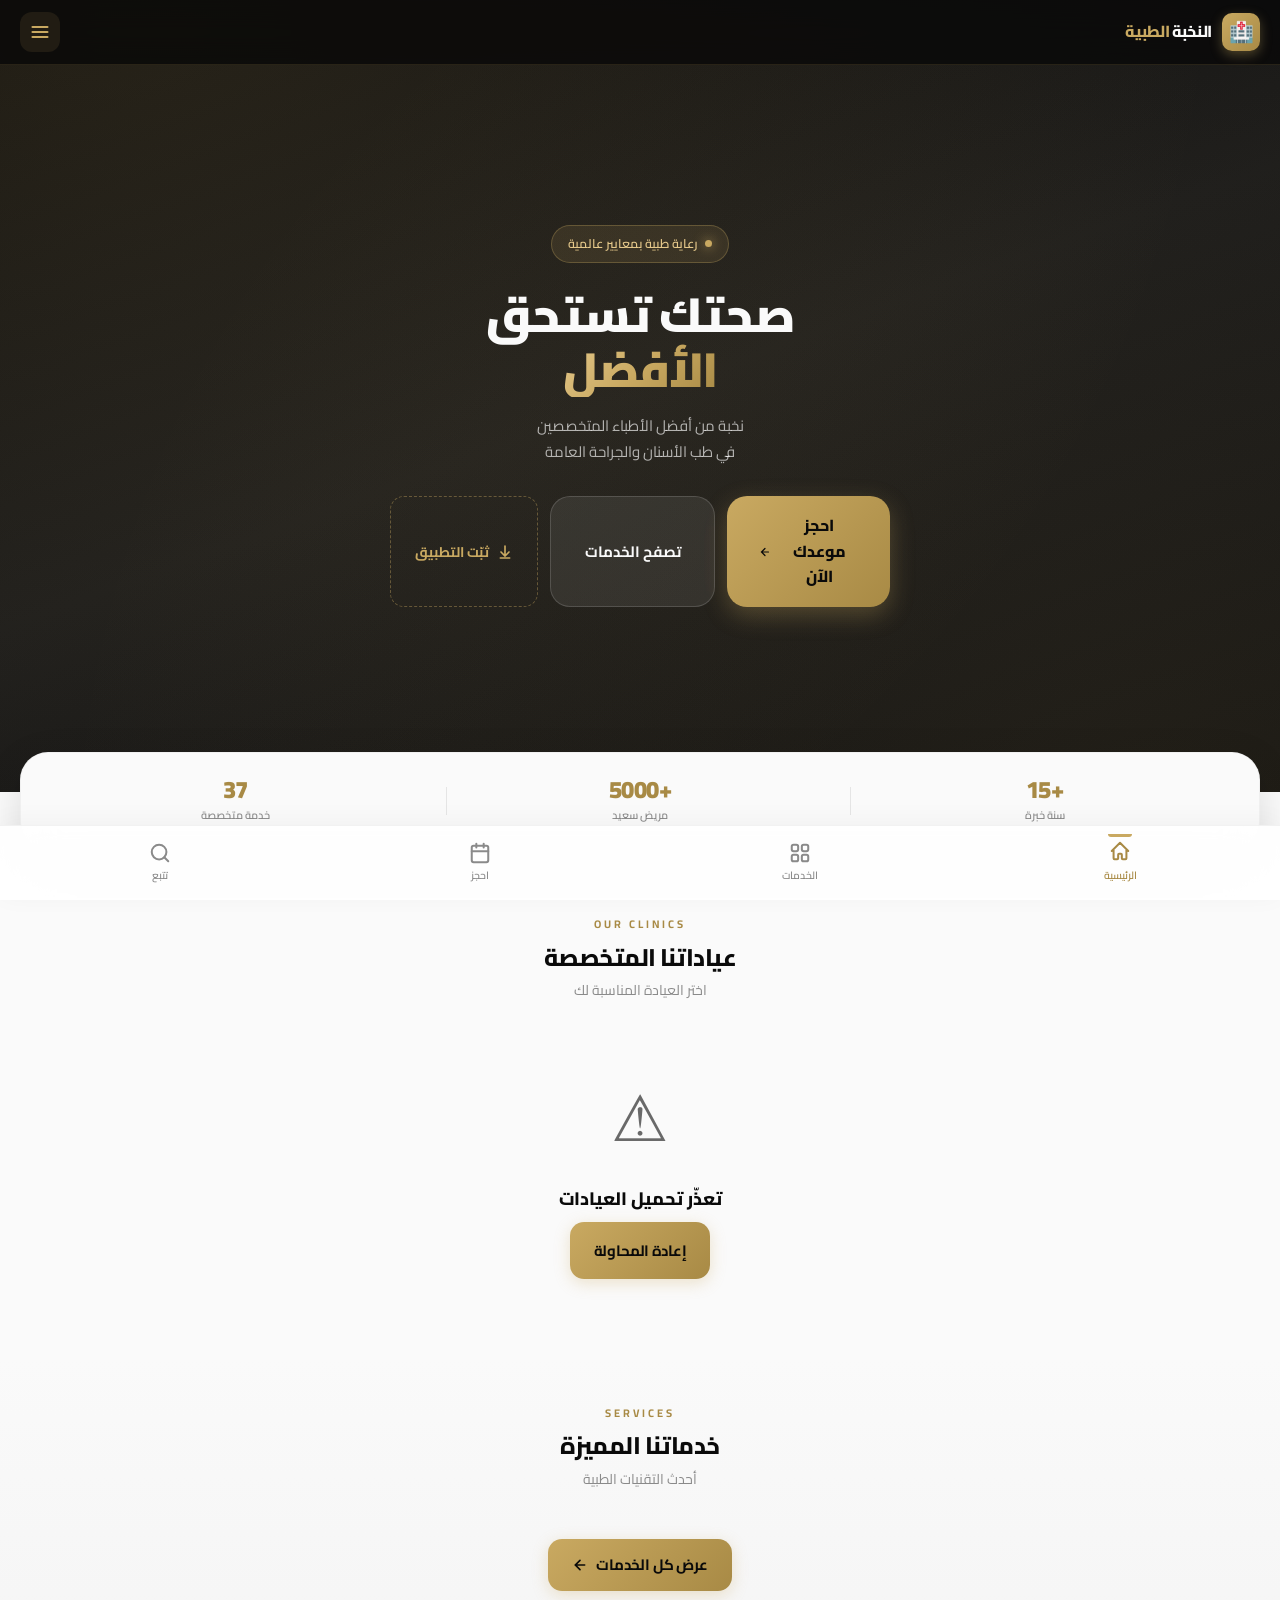
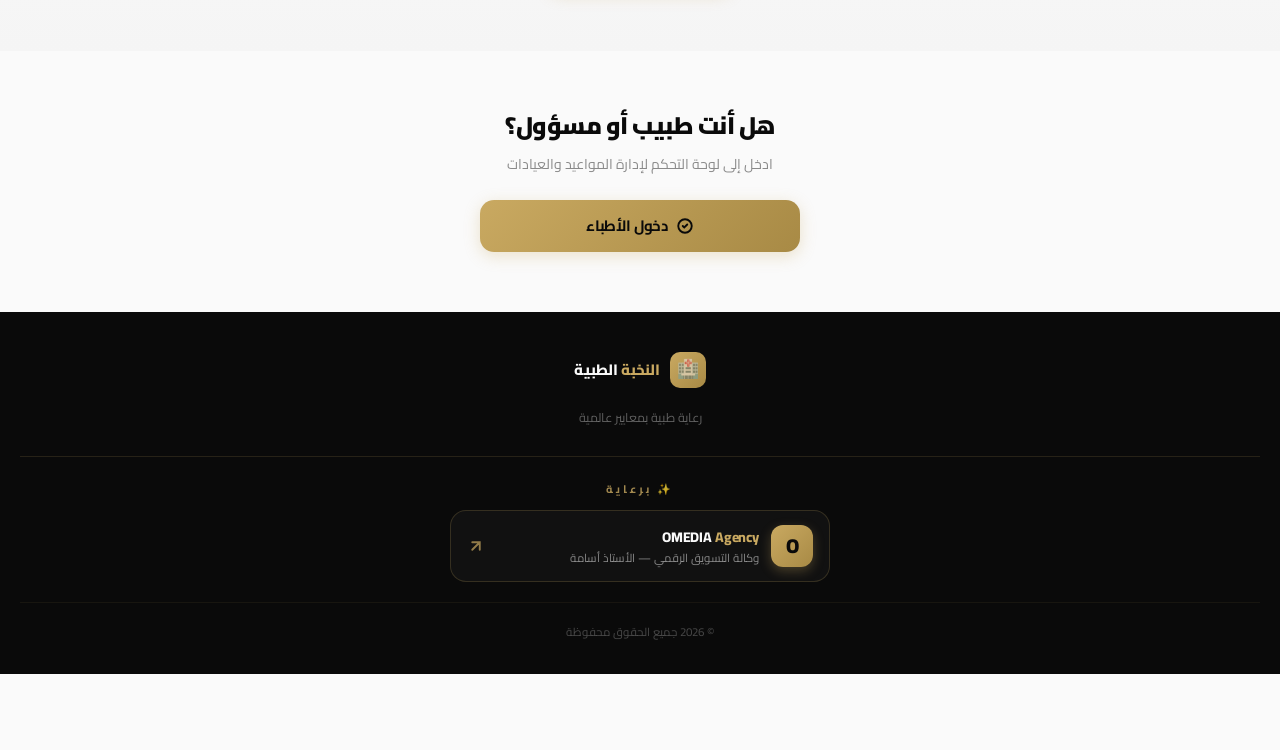
<file: index.html>
<!DOCTYPE html>
<html lang="ar" dir="rtl">
<head>
  <meta charset="UTF-8">
  <meta name="viewport" content="width=device-width, initial-scale=1.0, maximum-scale=1.0, user-scalable=no, viewport-fit=cover">
  <meta name="theme-color" content="#0A0A0A">
  <meta name="description" content="النخبة الطبية — رعاية طبية بمعايير عالمية">
  <meta name="apple-mobile-web-app-capable" content="yes">
  <meta name="apple-mobile-web-app-status-bar-style" content="black-translucent">
  <meta name="apple-mobile-web-app-title" content="النخبة الطبية">
  
  <title>النخبة الطبية</title>
  
  <link rel="manifest" href="/manifest.json">
  <link rel="apple-touch-icon" href="/icons/icon-192.png">
  
  <link rel="preconnect" href="https://fonts.googleapis.com">
  <link rel="preconnect" href="https://fonts.gstatic.com" crossorigin>
  <link href="https://fonts.googleapis.com/css2?family=Cairo:wght@300;400;600;700;800;900&display=swap" rel="stylesheet">
  
  <link rel="stylesheet" href="/css/app.css">
  
  <style>
    .hero{min-height:88vh;background:linear-gradient(160deg,#0A0A0A 0%,#1A1A1A 50%,#0F0F0F 100%);position:relative;display:flex;flex-direction:column;align-items:center;justify-content:center;padding:calc(var(--safe-top) + 100px) 24px 60px;overflow:hidden;text-align:center}
    .hero::before{content:'';position:absolute;top:-50%;right:-50%;width:200%;height:200%;background:radial-gradient(circle at 30% 20%,rgba(201,169,97,0.15) 0%,transparent 50%),radial-gradient(circle at 70% 80%,rgba(201,169,97,0.1) 0%,transparent 50%);animation:floatBg 20s ease-in-out infinite}
    @keyframes floatBg{0%,100%{transform:translate(0,0) rotate(0deg)}50%{transform:translate(-30px,-30px) rotate(5deg)}}
    .hero-badge{display:inline-flex;align-items:center;gap:8px;padding:8px 16px;background:rgba(201,169,97,0.12);border:1px solid rgba(201,169,97,0.3);border-radius:var(--r-full);color:var(--gold-light);font-size:12.5px;font-weight:600;margin-bottom:24px;position:relative;z-index:1;animation:fadeInUp 0.8s ease}
    .hero-badge-dot{width:7px;height:7px;background:var(--gold);border-radius:50%;animation:pulse 2s ease infinite;box-shadow:0 0 12px var(--gold)}
    @keyframes pulse{0%,100%{opacity:1;transform:scale(1)}50%{opacity:0.6;transform:scale(1.3)}}
    .hero-title{font-size:2.5rem;font-weight:900;color:var(--white);line-height:1.15;margin-bottom:16px;position:relative;z-index:1;letter-spacing:-0.03em;animation:fadeInUp 0.8s ease 0.1s both}
    .hero-title span{background:linear-gradient(135deg,var(--gold-light),var(--gold),var(--gold-dark));-webkit-background-clip:text;-webkit-text-fill-color:transparent;background-clip:text;display:inline-block}
    .hero-subtitle{font-size:15px;color:rgba(255,255,255,0.65);max-width:400px;margin:0 auto 32px;position:relative;z-index:1;animation:fadeInUp 0.8s ease 0.2s both;line-height:1.7}
    .hero-actions{display:flex;flex-direction:column;gap:12px;width:100%;max-width:340px;position:relative;z-index:1;animation:fadeInUp 0.8s ease 0.3s both}
    .hero-cta{padding:17px 32px;background:linear-gradient(135deg,var(--gold),var(--gold-dark));color:var(--black);font-weight:800;font-size:16px;border-radius:var(--r-lg);box-shadow:var(--shadow-gold);display:inline-flex;align-items:center;justify-content:center;gap:10px;transition:all var(--t-base);text-decoration:none;border:none;cursor:pointer;font-family:inherit}
    .hero-cta:active{transform:scale(0.97);box-shadow:0 4px 16px rgba(201,169,97,0.4)}
    .hero-secondary{padding:15px 32px;background:rgba(255,255,255,0.08);backdrop-filter:blur(10px);color:var(--white);font-weight:700;font-size:15px;border-radius:var(--r-lg);border:1px solid rgba(255,255,255,0.15);display:inline-flex;align-items:center;justify-content:center;gap:8px;text-decoration:none;transition:all var(--t-fast)}
    .hero-secondary:active{background:rgba(255,255,255,0.15);transform:scale(0.97)}
    .hero-install{padding:12px 24px;background:transparent;color:var(--gold);font-weight:700;font-size:14px;border-radius:var(--r-md);border:1.5px dashed rgba(201,169,97,0.4);display:inline-flex;align-items:center;justify-content:center;gap:8px;cursor:pointer;font-family:inherit;transition:all var(--t-fast)}
    .hero-install:active{background:rgba(201,169,97,0.1);transform:scale(0.97)}
    .hero-install.hidden{display:none}
    .stats-section{padding:0;margin:-40px 20px 0;position:relative;z-index:2}
    .stats-card{background:var(--white);border-radius:var(--r-xl);padding:24px 20px;box-shadow:0 12px 40px rgba(0,0,0,0.12);display:grid;grid-template-columns:repeat(3,1fr);gap:16px;animation:fadeInUp 0.8s ease 0.5s both;border:1px solid rgba(0,0,0,0.04)}
    .stat-item{text-align:center;position:relative}
    .stat-item:not(:last-child)::after{content:'';position:absolute;left:0;top:20%;height:60%;width:1px;background:var(--gray-light)}
    .stat-value{font-size:1.5rem;font-weight:900;color:var(--gold-dark);display:block;line-height:1.1;letter-spacing:-0.02em}
    .stat-label{font-size:11px;color:var(--gray);font-weight:600;margin-top:4px}
    .clinics-section{padding:60px 20px 40px}
    .clinic-card{background:var(--white);border:1px solid rgba(0,0,0,0.06);border-radius:var(--r-xl);padding:24px;box-shadow:var(--shadow-sm);transition:all var(--t-base);position:relative;overflow:hidden;margin-bottom:16px}
    .clinic-card::before{content:'';position:absolute;top:0;right:0;width:4px;height:100%;background:linear-gradient(180deg,var(--gold),var(--gold-dark))}
    .clinic-card:active{transform:scale(0.985);box-shadow:var(--shadow-md)}
    .clinic-header{display:flex;align-items:flex-start;gap:14px;margin-bottom:16px}
    .clinic-icon{width:56px;height:56px;border-radius:16px;background:linear-gradient(135deg,rgba(201,169,97,0.15),rgba(201,169,97,0.05));border:1px solid rgba(201,169,97,0.25);display:flex;align-items:center;justify-content:center;font-size:28px;flex-shrink:0}
    .clinic-info{flex:1;min-width:0}
    .clinic-name{font-size:17px;font-weight:800;color:var(--black);margin-bottom:4px;letter-spacing:-0.01em}
    .clinic-specialty{display:inline-block;padding:3px 10px;background:rgba(201,169,97,0.1);color:var(--gold-dark);border-radius:var(--r-full);font-size:11.5px;font-weight:700}
    .clinic-details{display:flex;flex-direction:column;gap:8px;margin-bottom:16px;padding-bottom:16px;border-bottom:1px solid var(--gray-light)}
    .clinic-detail{display:flex;align-items:center;gap:10px;font-size:13px;color:var(--gray)}
    .clinic-detail-icon{width:28px;height:28px;border-radius:8px;background:var(--gray-lighter);display:flex;align-items:center;justify-content:center;font-size:14px;flex-shrink:0}
    .clinic-detail-text{color:var(--black);font-weight:600;font-size:13px}
    .clinic-actions{display:grid;grid-template-columns:1fr 1fr;gap:8px}
    .clinic-actions .full-width{grid-column:1 / -1}
    .action-btn{padding:12px;border-radius:var(--r-md);font-family:inherit;font-size:13px;font-weight:700;display:inline-flex;align-items:center;justify-content:center;gap:6px;text-decoration:none;transition:all var(--t-fast);cursor:pointer;border:none}
    .action-btn:active{transform:scale(0.96)}
    .action-call{background:rgba(34,197,94,0.1);color:#15803D;border:1px solid rgba(34,197,94,0.2)}
    .action-whatsapp{background:rgba(37,211,102,0.1);color:#128C7E;border:1px solid rgba(37,211,102,0.2)}
    .action-book{background:linear-gradient(135deg,var(--gold),var(--gold-dark));color:var(--black);box-shadow:0 4px 12px rgba(201,169,97,0.25);padding:14px;font-size:14px}
    .services-section{padding:40px 0 60px;background:linear-gradient(180deg,var(--white) 0%,var(--white-soft) 100%)}
    .services-container{padding:0 20px}
    .services-grid{display:grid;grid-template-columns:repeat(2,1fr);gap:12px;margin-bottom:24px}
    .service-card{background:var(--white);border:1px solid rgba(0,0,0,0.06);border-radius:var(--r-lg);padding:18px 14px;text-align:center;transition:all var(--t-base);cursor:pointer;position:relative;overflow:hidden}
    .service-card:active{transform:scale(0.97);border-color:var(--gold);box-shadow:0 8px 20px rgba(201,169,97,0.15)}
    .service-icon{font-size:30px;margin-bottom:10px;display:block;line-height:1}
    .service-name{font-size:13px;font-weight:800;color:var(--black);margin-bottom:6px;line-height:1.3;min-height:34px;display:flex;align-items:center;justify-content:center;letter-spacing:-0.01em}
    .service-price{font-size:14px;font-weight:800;color:var(--gold-dark);letter-spacing:-0.01em}
    .service-price small{font-size:10px;opacity:0.7;margin-left:2px}
    .cta-section{padding:60px 20px;text-align:center}
    .cta-title{font-size:1.5rem;font-weight:900;color:var(--black);margin-bottom:12px;letter-spacing:-0.02em}
    .cta-text{color:var(--gray);font-size:14px;margin-bottom:24px;max-width:340px;margin-left:auto;margin-right:auto;line-height:1.6}
    .login-buttons{display:flex;flex-direction:column;gap:10px;max-width:320px;margin:0 auto}
    .app-footer{background:var(--black);color:rgba(255,255,255,0.5);padding:40px 20px 32px;text-align:center;font-size:13px}
    .footer-logo{display:inline-flex;align-items:center;gap:10px;margin-bottom:12px}
    .footer-logo-icon{width:36px;height:36px;border-radius:10px;background:linear-gradient(135deg,var(--gold),var(--gold-dark));display:flex;align-items:center;justify-content:center;font-size:18px}
    .footer-title{color:var(--gold);font-weight:800;font-size:15px}
    .footer-title span{color:var(--white)}
    .footer-text{margin-top:8px;opacity:0.7;font-size:12.5px;line-height:1.6}
    .footer-copy{margin-top:20px;padding-top:20px;border-top:1px solid rgba(201,169,97,0.15);font-size:11.5px;opacity:0.5}
    .footer-sponsor{margin-top:28px;padding-top:24px;border-top:1px solid rgba(201,169,97,0.15)}
    .footer-sponsor-label{font-size:11px;color:var(--gold);font-weight:700;letter-spacing:3px;text-transform:uppercase;margin-bottom:12px;opacity:0.8}
    .footer-sponsor-card{display:flex;align-items:center;gap:12px;padding:14px 16px;background:rgba(255,255,255,0.03);border:1px solid rgba(201,169,97,0.2);border-radius:16px;text-decoration:none;transition:all 0.3s ease;max-width:380px;margin:0 auto}
    .footer-sponsor-card:active{background:rgba(201,169,97,0.08);border-color:rgba(201,169,97,0.4);transform:scale(0.98)}
    .footer-sponsor-icon{width:42px;height:42px;border-radius:12px;background:linear-gradient(135deg,var(--gold),var(--gold-dark));color:var(--black);font-size:20px;font-weight:900;display:flex;align-items:center;justify-content:center;flex-shrink:0;box-shadow:0 4px 12px rgba(201,169,97,0.3)}
    .footer-sponsor-info{flex:1;text-align:right;min-width:0}
    .footer-sponsor-name{font-size:14px;font-weight:800;color:var(--white);letter-spacing:-0.01em;margin-bottom:2px}
    .footer-sponsor-name span{color:var(--gold)}
    .footer-sponsor-desc{font-size:11.5px;color:rgba(255,255,255,0.5);line-height:1.4}
    .footer-sponsor-arrow{color:var(--gold);flex-shrink:0;opacity:0.7}
    @media(min-width:640px){.hero-title{font-size:3rem}.services-grid{grid-template-columns:repeat(3,1fr)}.hero-actions{flex-direction:row;max-width:500px}.hero-cta,.hero-secondary{flex:1}}
  </style>
</head>
<body>

  <header class="app-header dark">
    <a href="/" class="app-header-logo">
      <div class="app-header-logo-icon">🏥</div>
      <div class="app-header-title">النخبة <span>الطبية</span></div>
    </a>
    <button class="app-header-btn" onclick="showMenu()" aria-label="القائمة">
      <svg width="20" height="20" viewBox="0 0 24 24" fill="none" stroke="currentColor" stroke-width="2.5" stroke-linecap="round">
        <line x1="3" y1="6" x2="21" y2="6"/>
        <line x1="3" y1="12" x2="21" y2="12"/>
        <line x1="3" y1="18" x2="21" y2="18"/>
      </svg>
    </button>
  </header>

  <section class="hero">
    <div class="hero-badge">
      <span class="hero-badge-dot"></span>
      <span>رعاية طبية بمعايير عالمية</span>
    </div>
    
    <h1 class="hero-title">
      صحتك تستحق<br>
      <span>الأفضل</span>
    </h1>
    
    <p class="hero-subtitle">
      نخبة من أفضل الأطباء المتخصصين<br>
      في طب الأسنان والجراحة العامة
    </p>
    
    <div class="hero-actions">
      <a href="/book.html" class="hero-cta">
        <span>احجز موعدك الآن</span>
        <svg width="18" height="18" viewBox="0 0 24 24" fill="none" stroke="currentColor" stroke-width="2.5" stroke-linecap="round">
          <path d="M19 12H5M12 19l-7-7 7-7"/>
        </svg>
      </a>
      <a href="/services.html" class="hero-secondary">
        <span>تصفح الخدمات</span>
      </a>
      <button class="hero-install" data-pwa-install>
        <svg width="16" height="16" viewBox="0 0 24 24" fill="none" stroke="currentColor" stroke-width="2.5" stroke-linecap="round">
          <path d="M12 3v14M6 12l6 6 6-6M5 21h14"/>
        </svg>
        <span>ثبّت التطبيق</span>
      </button>
    </div>
  </section>

  <section class="stats-section fade-in">
    <div class="stats-card">
      <div class="stat-item">
        <span class="stat-value">+15</span>
        <div class="stat-label">سنة خبرة</div>
      </div>
      <div class="stat-item">
        <span class="stat-value">+5000</span>
        <div class="stat-label">مريض سعيد</div>
      </div>
      <div class="stat-item">
        <span class="stat-value">37</span>
        <div class="stat-label">خدمة متخصصة</div>
      </div>
    </div>
  </section>

  <section class="clinics-section">
    <div class="section-header fade-in">
      <span class="section-tag">OUR CLINICS</span>
      <h2 class="section-title">عياداتنا المتخصصة</h2>
      <p class="section-subtitle">اختر العيادة المناسبة لك</p>
    </div>
    
    <div id="clinics-container">
      <div class="clinic-card">
        <div class="clinic-header">
          <div class="skeleton" style="width: 56px; height: 56px; border-radius: 16px;"></div>
          <div style="flex: 1;">
            <div class="skeleton skeleton-title" style="width: 60%;"></div>
            <div class="skeleton skeleton-text" style="width: 40%;"></div>
          </div>
        </div>
        <div class="skeleton skeleton-text"></div>
        <div class="skeleton skeleton-text" style="width: 80%;"></div>
      </div>
    </div>
  </section>

  <section class="services-section">
    <div class="services-container">
      <div class="section-header fade-in">
        <span class="section-tag">SERVICES</span>
        <h2 class="section-title">خدماتنا المميزة</h2>
        <p class="section-subtitle">أحدث التقنيات الطبية</p>
      </div>
      
      <div class="services-grid fade-in" id="services-preview">
        <div class="service-card">
          <div class="skeleton" style="width: 40px; height: 40px; border-radius: 12px; margin: 0 auto 12px;"></div>
          <div class="skeleton skeleton-text" style="width: 80%; margin: 0 auto 6px;"></div>
          <div class="skeleton skeleton-text" style="width: 50%; margin: 0 auto;"></div>
        </div>
        <div class="service-card">
          <div class="skeleton" style="width: 40px; height: 40px; border-radius: 12px; margin: 0 auto 12px;"></div>
          <div class="skeleton skeleton-text" style="width: 80%; margin: 0 auto 6px;"></div>
          <div class="skeleton skeleton-text" style="width: 50%; margin: 0 auto;"></div>
        </div>
        <div class="service-card">
          <div class="skeleton" style="width: 40px; height: 40px; border-radius: 12px; margin: 0 auto 12px;"></div>
          <div class="skeleton skeleton-text" style="width: 80%; margin: 0 auto 6px;"></div>
          <div class="skeleton skeleton-text" style="width: 50%; margin: 0 auto;"></div>
        </div>
        <div class="service-card">
          <div class="skeleton" style="width: 40px; height: 40px; border-radius: 12px; margin: 0 auto 12px;"></div>
          <div class="skeleton skeleton-text" style="width: 80%; margin: 0 auto 6px;"></div>
          <div class="skeleton skeleton-text" style="width: 50%; margin: 0 auto;"></div>
        </div>
      </div>
      
      <div style="text-align: center; margin-top: 8px;">
        <a href="/services.html" class="btn btn-primary">
          عرض كل الخدمات
          <svg width="16" height="16" viewBox="0 0 24 24" fill="none" stroke="currentColor" stroke-width="2.5" stroke-linecap="round">
            <path d="M19 12H5M12 19l-7-7 7-7"/>
          </svg>
        </a>
      </div>
    </div>
  </section>

  <section class="cta-section fade-in">
    <h2 class="cta-title">هل أنت طبيب أو مسؤول؟</h2>
    <p class="cta-text">ادخل إلى لوحة التحكم لإدارة المواعيد والعيادات</p>
    
    <div class="login-buttons">
      <a href="/login.html" class="btn btn-primary btn-block">
        <svg width="18" height="18" viewBox="0 0 24 24" fill="none" stroke="currentColor" stroke-width="2.5" stroke-linecap="round">
          <path d="M9 12l2 2 4-4M21 12c0 4.97-4.03 9-9 9s-9-4.03-9-9 4.03-9 9-9 9 4.03 9 9z"/>
        </svg>
        دخول الأطباء
      </a>
    </div>
  </section>

  <footer class="app-footer">
    <div class="footer-logo">
      <div class="footer-logo-icon">🏥</div>
      <div class="footer-title">النخبة <span>الطبية</span></div>
    </div>
    <div class="footer-text">رعاية طبية بمعايير عالمية</div>
    
    <div class="footer-sponsor">
      <div class="footer-sponsor-label">✨ برعاية</div>
      <a href="https://www.omedia-agency.com/" target="_blank" rel="noopener noreferrer" class="footer-sponsor-card">
        <div class="footer-sponsor-icon">O</div>
        <div class="footer-sponsor-info">
          <div class="footer-sponsor-name">OMEDIA <span>Agency</span></div>
          <div class="footer-sponsor-desc">وكالة التسويق الرقمي — الأستاذ أسامة</div>
        </div>
        <svg class="footer-sponsor-arrow" width="18" height="18" viewBox="0 0 24 24" fill="none" stroke="currentColor" stroke-width="2.5" stroke-linecap="round">
          <path d="M7 17L17 7M7 7h10v10"/>
        </svg>
      </a>
    </div>
    
    <div class="footer-copy">© 2026 جميع الحقوق محفوظة</div>
  </footer>

  <nav class="bottom-nav">
    <a href="/" class="nav-item active">
      <svg viewBox="0 0 24 24" fill="none" stroke="currentColor" stroke-width="2.2" stroke-linecap="round" stroke-linejoin="round">
        <path d="M3 12l9-9 9 9M5 10v10a1 1 0 001 1h3a1 1 0 001-1v-4a1 1 0 011-1h2a1 1 0 011 1v4a1 1 0 001 1h3a1 1 0 001-1V10"/>
      </svg>
      <span>الرئيسية</span>
    </a>
    <a href="/services.html" class="nav-item">
      <svg viewBox="0 0 24 24" fill="none" stroke="currentColor" stroke-width="2.2" stroke-linecap="round" stroke-linejoin="round">
        <rect x="3" y="3" width="7" height="7" rx="2"/>
        <rect x="14" y="3" width="7" height="7" rx="2"/>
        <rect x="3" y="14" width="7" height="7" rx="2"/>
        <rect x="14" y="14" width="7" height="7" rx="2"/>
      </svg>
      <span>الخدمات</span>
    </a>
    <a href="/book.html" class="nav-item">
      <svg viewBox="0 0 24 24" fill="none" stroke="currentColor" stroke-width="2.2" stroke-linecap="round" stroke-linejoin="round">
        <rect x="3" y="4" width="18" height="18" rx="2"/>
        <line x1="16" y1="2" x2="16" y2="6"/>
        <line x1="8" y1="2" x2="8" y2="6"/>
        <line x1="3" y1="10" x2="21" y2="10"/>
      </svg>
      <span>احجز</span>
    </a>
    <a href="/track.html" class="nav-item">
      <svg viewBox="0 0 24 24" fill="none" stroke="currentColor" stroke-width="2.2" stroke-linecap="round" stroke-linejoin="round">
        <circle cx="11" cy="11" r="8"/>
        <path d="M21 21l-4.35-4.35"/>
      </svg>
      <span>تتبع</span>
    </a>
  </nav>

  <script type="module">
    import { clinicsAPI, servicesAPI } from '/js/api.js';
    import { toast, helpers, haptic } from '/js/ui.js';
    import '/js/app.js';
    
    // ============ LOAD CLINICS ============
    async function loadClinics() {
      const container = document.getElementById('clinics-container');
      try {
        const data = await clinicsAPI.list();
        if (!data.success || !data.data || data.data.length === 0) {
          container.innerHTML = `<div class="empty-state"><div class="empty-state-icon">🏥</div><div class="empty-state-title">لا توجد عيادات</div></div>`;
          return;
        }
        container.innerHTML = '';
        data.data.forEach((clinic, index) => {
          const icon = getClinicIcon(clinic.specialty);
          const card = document.createElement('div');
          card.className = 'clinic-card fade-in';
          card.style.animationDelay = `${index * 0.1}s`;
          card.innerHTML = `
            <div class="clinic-header">
              <div class="clinic-icon">${icon}</div>
              <div class="clinic-info">
                <div class="clinic-name">${helpers.escape(clinic.name)}</div>
                <span class="clinic-specialty">${helpers.escape(clinic.specialty || 'عام')}</span>
              </div>
            </div>
            <div class="clinic-details">
              ${clinic.address ? `<div class="clinic-detail"><span class="clinic-detail-icon">📍</span><span class="clinic-detail-text">${helpers.escape(clinic.address)}</span></div>` : ''}
              ${clinic.working_hours ? `<div class="clinic-detail"><span class="clinic-detail-icon">🕐</span><span class="clinic-detail-text">${helpers.escape(clinic.working_hours)}</span></div>` : ''}
              ${clinic.phone ? `<div class="clinic-detail"><span class="clinic-detail-icon">📞</span><span class="clinic-detail-text" dir="ltr">${helpers.escape(clinic.phone)}</span></div>` : ''}
            </div>
            <div class="clinic-actions">
              <a href="tel:${clinic.phone || ''}" class="action-btn action-call" onclick="haptic.light()">
                <svg width="16" height="16" viewBox="0 0 24 24" fill="none" stroke="currentColor" stroke-width="2.5" stroke-linecap="round"><path d="M22 16.92v3a2 2 0 01-2.18 2 19.79 19.79 0 01-8.63-3.07 19.5 19.5 0 01-6-6 19.79 19.79 0 01-3.07-8.67A2 2 0 014.11 2h3a2 2 0 012 1.72 12.84 12.84 0 00.7 2.81 2 2 0 01-.45 2.11L8.09 9.91a16 16 0 006 6l1.27-1.27a2 2 0 012.11-.45 12.84 12.84 0 002.81.7A2 2 0 0122 16.92z"/></svg>
                <span>اتصل</span>
              </a>
              <a href="https://wa.me/${(clinic.whatsapp || clinic.phone || '').replace(/[^0-9]/g, '')}?text=${encodeURIComponent('السلام عليكم، أرغب في حجز موعد في ' + clinic.name)}" target="_blank" class="action-btn action-whatsapp" onclick="haptic.light()">
                <svg width="16" height="16" viewBox="0 0 24 24" fill="currentColor"><path d="M17.472 14.382c-.297-.149-1.758-.867-2.03-.967-.273-.099-.471-.148-.67.15-.197.297-.767.966-.94 1.164-.173.199-.347.223-.644.075-.297-.15-1.255-.463-2.39-1.475-.883-.788-1.48-1.761-1.653-2.059-.173-.297-.018-.458.13-.606.134-.133.298-.347.446-.52.149-.174.198-.298.298-.497.099-.198.05-.371-.025-.52-.075-.149-.669-1.612-.916-2.207-.242-.579-.487-.5-.669-.51-.173-.008-.371-.01-.57-.01-.198 0-.52.074-.792.372-.272.297-1.04 1.016-1.04 2.479 0 1.462 1.065 2.875 1.213 3.074.149.198 2.096 3.2 5.077 4.487.709.306 1.262.489 1.694.625.712.227 1.36.195 1.871.118.571-.085 1.758-.719 2.006-1.413.248-.694.248-1.289.173-1.413-.074-.124-.272-.198-.57-.347m-5.421 7.403h-.004a9.87 9.87 0 01-5.031-1.378l-.361-.214-3.741.982.998-3.648-.235-.374a9.86 9.86 0 01-1.51-5.26c.001-5.45 4.436-9.884 9.888-9.884 2.64 0 5.122 1.03 6.988 2.898a9.825 9.825 0 012.893 6.994c-.003 5.45-4.437 9.884-9.885 9.884m8.413-18.297A11.815 11.815 0 0012.05 0C5.495 0 .16 5.335.157 11.892c0 2.096.547 4.142 1.588 5.945L.057 24l6.305-1.654a11.882 11.882 0 005.683 1.448h.005c6.554 0 11.89-5.335 11.893-11.893a11.821 11.821 0 00-3.48-8.413Z"/></svg>
                <span>واتساب</span>
              </a>
              <a href="/book.html?clinic=${clinic.id}" class="action-btn action-book full-width" onclick="haptic.medium()">
                <svg width="18" height="18" viewBox="0 0 24 24" fill="none" stroke="currentColor" stroke-width="2.5" stroke-linecap="round"><rect x="3" y="4" width="18" height="18" rx="2"/><line x1="16" y1="2" x2="16" y2="6"/><line x1="8" y1="2" x2="8" y2="6"/><line x1="3" y1="10" x2="21" y2="10"/></svg>
                <span>احجز موعدك</span>
              </a>
            </div>
          `;
          container.appendChild(card);
        });
        helpers.initFadeIn();
      } catch (error) {
        container.innerHTML = `<div class="empty-state"><div class="empty-state-icon">⚠️</div><div class="empty-state-title">تعذّر تحميل العيادات</div><button class="btn btn-primary" onclick="location.reload()">إعادة المحاولة</button></div>`;
      }
    }
    
    // ============ LOAD SERVICES PREVIEW ============
    async function loadServicesPreview() {
      const container = document.getElementById('services-preview');
      try {
        const data = await servicesAPI.list();
        if (!data.success || !data.data || data.data.length === 0) {
          container.innerHTML = '';
          return;
        }
        const services = data.data.slice(0, 6);
        container.innerHTML = services.map(service => `
          <a href="/services.html" class="service-card">
            <span class="service-icon">${service.icon || '⚕️'}</span>
            <div class="service-name">${helpers.escape(service.name)}</div>
            <div class="service-price">${helpers.formatPrice(service.price_aed)}<small>AED</small></div>
          </a>
        `).join('');
      } catch (error) {
        container.innerHTML = '';
      }
    }
    
    function getClinicIcon(specialty) {
      if (!specialty) return '🏥';
      specialty = specialty.toLowerCase();
      if (specialty.includes('أسنان') || specialty.includes('اسنان') || specialty.includes('dental')) return '🦷';
      if (specialty.includes('جراح') || specialty.includes('surgery')) return '🔬';
      if (specialty.includes('جلد') || specialty.includes('skin')) return '✨';
      if (specialty.includes('أطفال') || specialty.includes('اطفال')) return '👶';
      if (specialty.includes('عظام')) return '🦴';
      if (specialty.includes('عيون')) return '👁️';
      if (specialty.includes('قلب')) return '🫀';
      if (specialty.includes('نساء') || specialty.includes('توليد')) return '💗';
      return '🏥';
    }
    
    // ============ MENU ============
    window.showMenu = function() {
      haptic.medium();
      const isLoggedIn = !!localStorage.getItem('elite_token');
      import('/js/ui.js').then(({ sheet }) => {
        const content = document.createElement('div');
        content.innerHTML = `
          <div style="display: flex; flex-direction: column; gap: 8px;">
            <a href="/" class="btn btn-ghost btn-block" style="justify-content: flex-start;">🏠 الرئيسية</a>
            <a href="/services.html" class="btn btn-ghost btn-block" style="justify-content: flex-start;">📋 الخدمات</a>
            <a href="/book.html" class="btn btn-ghost btn-block" style="justify-content: flex-start;">📅 حجز موعد</a>
            <a href="/track.html" class="btn btn-ghost btn-block" style="justify-content: flex-start;">🔍 تتبع حجزي</a>
            <div class="divider"></div>
            ${isLoggedIn ? `<a href="/dashboard.html" class="btn btn-primary btn-block" style="justify-content: flex-start;">📊 لوحة التحكم</a>` : `<a href="/login.html" class="btn btn-primary btn-block" style="justify-content: flex-start;">🔐 تسجيل الدخول</a>`}
          </div>
        `;
        sheet.open({ title: 'القائمة', content });
      });
    };
    
    // ============ PWA INSTALL ============
    let deferredPrompt = null;
    const installBtn = document.querySelector('[data-pwa-install]');

    function isAppInstalled() {
      if (window.matchMedia('(display-mode: standalone)').matches) return true;
      if (window.navigator.standalone === true) return true;
      return false;
    }

    // Hide button if already installed
    window.addEventListener('DOMContentLoaded', () => {
      if (installBtn && isAppInstalled()) {
        installBtn.classList.add('hidden');
        installBtn.style.display = 'none';
      }
    });

    // Capture the install prompt
    window.addEventListener('beforeinstallprompt', (e) => {
      e.preventDefault();
      deferredPrompt = e;
      if (installBtn && !isAppInstalled()) {
        installBtn.classList.remove('hidden');
      }
    });

    // Handle click on install button
    if (installBtn) {
      installBtn.addEventListener('click', async () => {
        if (isAppInstalled()) {
          haptic.medium();
          toast.info('✅ التطبيق مثبت بالفعل على شاشتك');
          return;
        }
        if (!deferredPrompt) {
          haptic.medium();
          import('/js/ui.js').then(({ sheet }) => {
            const content = document.createElement('div');
            content.style.cssText = 'text-align:center;padding:20px 0;line-height:1.9;';
            content.innerHTML = `
              <div style="font-size:56px;margin-bottom:16px;">📲</div>
              <div style="font-size:17px;font-weight:800;margin-bottom:16px;color:#000;">تثبيت التطبيق على الموبايل</div>
              <div style="font-size:14px;color:var(--gray);text-align:right;">
                <div style="margin-bottom:12px;"><b>1.</b> افتح قائمة المتصفح <b style="display:inline-block;background:#f0f0f0;padding:2px 8px;border-radius:6px;">⋮</b></div>
                <div style="margin-bottom:12px;"><b>2.</b> اختر <b>"إضافة إلى الشاشة الرئيسية"</b></div>
                <div><b>3.</b> أو <b>"تثبيت التطبيق"</b></div>
              </div>
              <div style="margin-top:20px;padding:12px;background:rgba(201,169,97,0.1);border-radius:12px;font-size:12px;color:var(--gray);">💡 على iPhone: استخدم Safari ثم زر المشاركة ↑</div>
            `;
            sheet.open({ title: 'تثبيت التطبيق', content });
          });
          return;
        }
        deferredPrompt.prompt();
        const { outcome } = await deferredPrompt.userChoice;
        haptic.medium();
        if (outcome === 'accepted') {
          toast.success('🎉 تم تثبيت التطبيق!');
          installBtn.style.display = 'none';
        }
        deferredPrompt = null;
      });
    }

    window.addEventListener('appinstalled', () => {
      haptic.success();
      toast.success('🎉 التطبيق مثبت!');
      if (installBtn) installBtn.style.display = 'none';
    });
    
    // Init
    loadClinics();
    loadServicesPreview();
  </script>
</body>
</html>
</file>
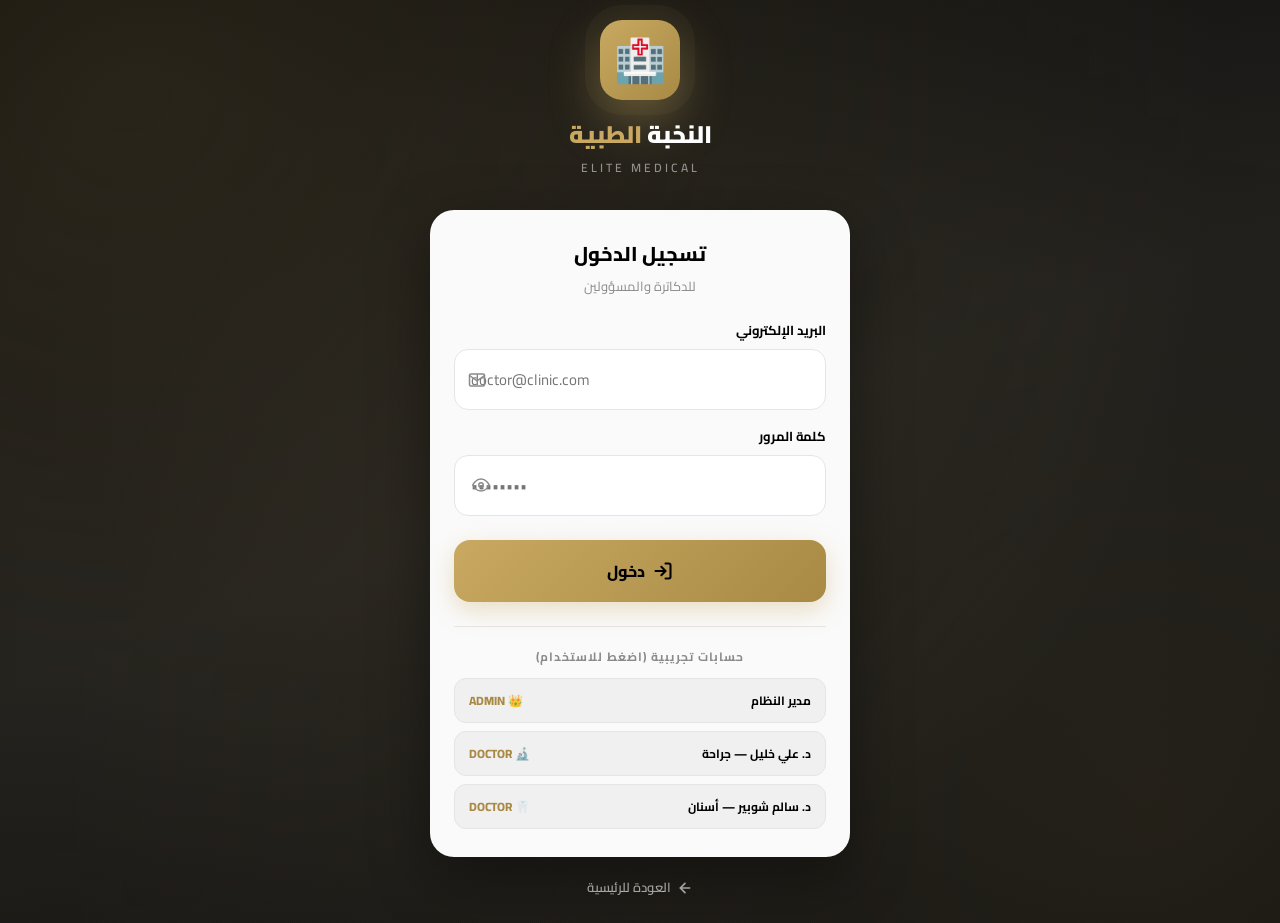
<file: admin.html>
<!DOCTYPE html>
<html lang="ar" dir="rtl">
<head>
  <meta charset="UTF-8">
  <meta name="viewport" content="width=device-width, initial-scale=1.0, viewport-fit=cover">
  <meta name="theme-color" content="#0A0A0A">
  <title>لوحة الأدمن — النخبة الطبية</title>
  <link rel="manifest" href="/manifest.json">
  <link rel="apple-touch-icon" href="/icons/icon-192.png">
  <link href="https://fonts.googleapis.com/css2?family=Cairo:wght@400;600;700;800;900&display=swap" rel="stylesheet">
  <link rel="stylesheet" href="/css/app.css">
  <style>
    .admin-header{background:linear-gradient(160deg,#0A0A0A,#1A1A1A);padding:calc(var(--safe-top) + 90px) 20px 60px;position:relative;overflow:hidden}
    .admin-header::before{content:'';position:absolute;inset:-50%;background:radial-gradient(circle at 30% 30%,rgba(201,169,97,0.15),transparent 60%)}
    .admin-content{position:relative;z-index:1}
    .admin-badge{display:inline-flex;align-items:center;gap:6px;padding:5px 12px;background:rgba(201,169,97,0.15);border:1px solid rgba(201,169,97,0.3);color:var(--gold);border-radius:999px;font-size:11px;font-weight:700;letter-spacing:1px;margin-bottom:12px}
    .admin-title{color:#fff;font-size:1.5rem;font-weight:900;margin-bottom:4px}
    .admin-sub{color:rgba(255,255,255,0.55);font-size:13px}
    .quick-stats{padding:0 20px;margin-top:-30px;display:grid;grid-template-columns:repeat(3,1fr);gap:10px;position:relative;z-index:2}
    .qs-card{background:#fff;border-radius:16px;padding:14px 10px;box-shadow:0 8px 24px rgba(0,0,0,0.08);text-align:center;border:1px solid rgba(0,0,0,0.04)}
    .qs-value{font-size:1.4rem;font-weight:900;color:var(--gold-dark);line-height:1.1}
    .qs-label{font-size:10.5px;color:var(--gray);font-weight:700;margin-top:3px}
    .admin-area{padding:24px 20px 100px}
    .admin-tabs{display:flex;gap:6px;overflow-x:auto;padding-bottom:4px;margin-bottom:20px}
    .admin-tabs::-webkit-scrollbar{display:none}
    .admin-tab{padding:10px 18px;border-radius:999px;background:#fff;border:1.5px solid var(--gray-light);font-family:inherit;font-size:13px;font-weight:700;color:var(--gray);white-space:nowrap;cursor:pointer;transition:all .2s}
    .admin-tab.active{background:linear-gradient(135deg,var(--gold),var(--gold-dark));color:#000;border-color:var(--gold)}
    .tab-content{display:none}
    .tab-content.active{display:block}
    .section-head{display:flex;align-items:center;justify-content:space-between;margin-bottom:16px}
    .section-head-title{font-size:1.0625rem;font-weight:800;color:#000}
    .add-btn{padding:9px 16px;background:linear-gradient(135deg,var(--gold),var(--gold-dark));color:#000;border:none;border-radius:999px;font-family:inherit;font-size:12.5px;font-weight:800;cursor:pointer;transition:all .2s;display:inline-flex;align-items:center;gap:6px}
    .add-btn:active{transform:scale(0.95)}
    .item-card{background:#fff;border-radius:18px;padding:16px;box-shadow:0 4px 16px rgba(0,0,0,0.05);border:1px solid rgba(0,0,0,0.04);margin-bottom:10px}
    .item-top{display:flex;gap:12px;align-items:flex-start;margin-bottom:12px}
    .item-icon{width:48px;height:48px;border-radius:14px;background:rgba(201,169,97,0.1);border:1px solid rgba(201,169,97,0.2);display:flex;align-items:center;justify-content:center;font-size:24px;flex-shrink:0}
    .item-body{flex:1;min-width:0}
    .item-title{font-size:15px;font-weight:800;color:#000;margin-bottom:4px}
    .item-sub{font-size:12.5px;color:var(--gray);line-height:1.5}
    .item-actions{display:grid;grid-template-columns:repeat(auto-fit,minmax(75px,1fr));gap:8px;padding-top:12px;border-top:1px solid var(--gray-light)}
    .item-btn{padding:10px 8px;border-radius:10px;border:none;font-family:inherit;font-size:12px;font-weight:700;cursor:pointer;transition:all .2s;display:flex;align-items:center;justify-content:center;gap:4px}
    .item-btn:active{transform:scale(0.96)}
    .btn-edit{background:rgba(59,130,246,0.1);color:#1D4ED8;border:1px solid rgba(59,130,246,0.2)}
    .btn-delete{background:rgba(239,68,68,0.08);color:#B91C1C;border:1px solid rgba(239,68,68,0.18)}
    .btn-call{background:rgba(34,197,94,0.1);color:#15803D;border:1px solid rgba(34,197,94,0.2)}
    .btn-password{background:rgba(245,158,11,0.1);color:#B45309;border:1px solid rgba(245,158,11,0.2)}
    .form-dialog{display:flex;flex-direction:column;gap:14px}
    .form-group{display:flex;flex-direction:column;gap:6px}
    .form-label{font-size:13px;font-weight:700;color:#000}
    .form-label .req{color:#EF4444}
    .form-input,.form-select,.form-textarea{width:100%;padding:12px 14px;border:1.5px solid var(--gray-light);border-radius:12px;font-family:inherit;font-size:14px;color:#000;background:#fff;transition:all .2s}
    .form-input:focus,.form-select:focus,.form-textarea:focus{outline:none;border-color:var(--gold);box-shadow:0 0 0 4px rgba(201,169,97,0.12)}
    .form-textarea{min-height:80px;resize:vertical;line-height:1.5}
    .form-select{-webkit-appearance:none;appearance:none;background-image:url("data:image/svg+xml,%3Csvg xmlns='http://www.w3.org/2000/svg' width='20' height='20' viewBox='0 0 24 24' fill='none' stroke='%23C9A961' stroke-width='2.5'%3E%3Cpolyline points='6 9 12 15 18 9'/%3E%3C/svg%3E");background-repeat:no-repeat;background-position:left 12px center;padding-left:40px}
    .suggest-box{background:rgba(201,169,97,0.08);border:1.5px dashed rgba(201,169,97,0.4);border-radius:14px;padding:14px;margin-top:6px}
    .suggest-title{font-size:12px;font-weight:800;color:var(--gold-dark);margin-bottom:10px;display:flex;align-items:center;gap:6px}
    .suggest-row{display:flex;align-items:center;gap:8px;margin-bottom:8px}
    .suggest-label{font-size:11.5px;color:var(--gray);font-weight:700;min-width:70px}
    .suggest-value{flex:1;font-family:'Courier New',monospace;font-size:13px;background:#fff;padding:6px 10px;border-radius:8px;border:1px solid rgba(201,169,97,0.2);direction:ltr;text-align:left;cursor:pointer}
    .suggest-value:active{background:rgba(201,169,97,0.1)}
    .suggest-copy{padding:6px 10px;background:var(--gold);color:#000;border:none;border-radius:8px;font-size:11px;font-weight:800;cursor:pointer}
    .suggest-copy:active{transform:scale(0.95)}
    .logout-btn{width:100%;padding:14px;background:#fff;color:#EF4444;border:1.5px solid rgba(239,68,68,0.2);border-radius:14px;font-family:inherit;font-size:14px;font-weight:800;cursor:pointer;margin-top:20px;display:inline-flex;align-items:center;justify-content:center;gap:8px}
    .empty{text-align:center;padding:50px 20px}
    .empty-icon{font-size:52px;margin-bottom:12px;opacity:0.5}
    .empty-title{font-size:1.0625rem;font-weight:800;margin-bottom:6px}
    .empty-text{color:var(--gray);font-size:13px}
  </style>
</head>
<body>

  <header class="app-header dark">
    <a href="/" class="app-header-logo">
      <div class="app-header-logo-icon">🏥</div>
      <div class="app-header-title">النخبة <span>الطبية</span></div>
    </a>
    <button class="app-header-btn" onclick="logout()" aria-label="خروج">
      <svg width="20" height="20" viewBox="0 0 24 24" fill="none" stroke="currentColor" stroke-width="2.5" stroke-linecap="round">
        <path d="M9 21H5a2 2 0 01-2-2V5a2 2 0 012-2h4M16 17l5-5-5-5M21 12H9"/>
      </svg>
    </button>
  </header>

  <section class="admin-header">
    <div class="admin-content">
      <div class="admin-badge">👑 ADMIN PANEL</div>
      <div class="admin-title">مرحباً، <span id="admin-name">مدير</span></div>
      <div class="admin-sub">إدارة كاملة للتطبيق</div>
    </div>
  </section>

  <section class="quick-stats">
    <div class="qs-card"><div class="qs-value" id="qs-clinics">—</div><div class="qs-label">عيادات</div></div>
    <div class="qs-card"><div class="qs-value" id="qs-services">—</div><div class="qs-label">خدمات</div></div>
    <div class="qs-card"><div class="qs-value" id="qs-appts">—</div><div class="qs-label">حجوزات</div></div>
  </section>

  <section class="admin-area">
    <div class="admin-tabs">
      <button class="admin-tab active" data-tab="clinics">🏥 العيادات</button>
      <button class="admin-tab" data-tab="doctors">👨‍⚕️ الأطباء</button>
      <button class="admin-tab" data-tab="services">📋 الخدمات</button>
      <button class="admin-tab" data-tab="appointments">📅 الحجوزات</button>
    </div>

    <div class="tab-content active" id="tab-clinics">
      <div class="section-head">
        <div class="section-head-title">🏥 إدارة العيادات</div>
        <button class="add-btn" onclick="showClinicForm()">
          <svg width="14" height="14" viewBox="0 0 24 24" fill="none" stroke="currentColor" stroke-width="3" stroke-linecap="round"><line x1="12" y1="5" x2="12" y2="19"/><line x1="5" y1="12" x2="19" y2="12"/></svg>
          إضافة
        </button>
      </div>
      <div id="clinics-list"></div>
    </div>

    <div class="tab-content" id="tab-doctors">
      <div class="section-head">
        <div class="section-head-title">👨‍⚕️ إدارة الأطباء</div>
        <button class="add-btn" onclick="showDoctorForm()">
          <svg width="14" height="14" viewBox="0 0 24 24" fill="none" stroke="currentColor" stroke-width="3" stroke-linecap="round"><line x1="12" y1="5" x2="12" y2="19"/><line x1="5" y1="12" x2="19" y2="12"/></svg>
          إضافة
        </button>
      </div>
      <div id="doctors-list"></div>
    </div>

    <div class="tab-content" id="tab-services">
      <div class="section-head">
        <div class="section-head-title">📋 إدارة الخدمات</div>
        <button class="add-btn" onclick="showServiceForm()">
          <svg width="14" height="14" viewBox="0 0 24 24" fill="none" stroke="currentColor" stroke-width="3" stroke-linecap="round"><line x1="12" y1="5" x2="12" y2="19"/><line x1="5" y1="12" x2="19" y2="12"/></svg>
          إضافة
        </button>
      </div>
      <div id="services-list"></div>
    </div>

    <div class="tab-content" id="tab-appointments">
      <div class="section-head">
        <div class="section-head-title">📅 كل الحجوزات</div>
      </div>
      <div id="appointments-list"></div>
    </div>

    <button class="logout-btn" onclick="logout()">
      <svg width="18" height="18" viewBox="0 0 24 24" fill="none" stroke="currentColor" stroke-width="2.5" stroke-linecap="round"><path d="M9 21H5a2 2 0 01-2-2V5a2 2 0 012-2h4M16 17l5-5-5-5M21 12H9"/></svg>
      تسجيل الخروج
    </button>
  </section>

  <script type="module">
    import { auth, authAPI, clinicsAPI, servicesAPI, adminAPI } from '/js/api.js';
    import { toast, haptic, loader, sheet, helpers } from '/js/ui.js';
    import '/js/app.js';

    // ============ AUTH CHECK ============
    if (!auth.isLoggedIn()) {
      window.location.replace('/login.html');
    } else {
      const user = auth.getUser();
      if (user && user.role !== 'admin') {
        window.location.replace(user.role === 'doctor' ? '/dashboard.html' : '/login.html');
      } else {
        initAdmin(user);
      }
    }

    function initAdmin(user) {
      const setAdminName = () => {
        const el = document.getElementById('admin-name');
        if (el) el.textContent = user?.full_name || 'مدير';
      };

      if (document.readyState === 'loading') {
        document.addEventListener('DOMContentLoaded', () => {
          setAdminName();
          setupTabs();
          loadClinics();
          loadDoctors();
          loadServices();
          loadAppointments();
        });
      } else {
        setAdminName();
        setupTabs();
        loadClinics();
        loadDoctors();
        loadServices();
        loadAppointments();
      }
    }

    // ============ TABS ============
    function setupTabs() {
      document.querySelectorAll('.admin-tab').forEach(tab => {
        tab.addEventListener('click', () => {
          haptic.light();
          document.querySelectorAll('.admin-tab').forEach(t => t.classList.remove('active'));
          document.querySelectorAll('.tab-content').forEach(c => c.classList.remove('active'));
          tab.classList.add('active');
          const tabEl = document.getElementById(`tab-${tab.dataset.tab}`);
          if (tabEl) tabEl.classList.add('active');
        });
      });
    }

    // ============ ADMIN API WRAPPER ============
    const API_BASE = 'https://medical-app-api.gomanji-00.workers.dev';

    async function adminRequest(path, options = {}) {
      let token = auth.getToken();
      if (!token) throw new Error('مش مسجّل دخول');
      
      const res = await fetch(`${API_BASE}${path}`, {
        method: options.method || 'GET',
        headers: {
          'Content-Type': 'application/json',
          'Authorization': 'Bearer ' + token
        },
        body: options.body ? JSON.stringify(options.body) : undefined
      });
      
      let data;
      try { data = await res.json(); }
      catch (e) { throw new Error('رد غير صحيح من السيرفر'); }
      
      if (!res.ok || !data.success) {
        if (res.status === 401 || res.status === 403) auth.clear();
        throw new Error(data.error || 'فشل الطلب');
      }
      return data;
    }

    // ============ UTILS ============
    function getClinicIcon(s) {
      if (!s) return '🏥';
      if (s.includes('أسنان') || s.includes('اسنان')) return '🦷';
      if (s.includes('جراح')) return '🔬';
      if (s.includes('جلد')) return '✨';
      if (s.includes('أطفال') || s.includes('اطفال')) return '👶';
      if (s.includes('عيون') || s.includes('عين')) return '👁️';
      if (s.includes('قلب')) return '🫀';
      if (s.includes('مخ') || s.includes('أعصاب')) return '🧠';
      if (s.includes('عظام')) return '🦴';
      return '🏥';
    }

    function generateUsername(arabicName, specialty) {
      const map = {'أ':'a','ا':'a','إ':'e','ب':'b','ت':'t','ث':'th','ج':'g','ح':'h','خ':'kh','د':'d','ذ':'z','ر':'r','ز':'z','س':'s','ش':'sh','ص':'s','ض':'d','ط':'t','ظ':'z','ع':'a','غ':'gh','ف':'f','ق':'q','ك':'k','ل':'l','م':'m','ن':'n','ه':'h','و':'w','ي':'y','ى':'a','ة':'a','ء':'a','ئ':'e','ؤ':'o'};
      let name = arabicName.replace(/^د\.\s*/, '').trim();
      let result = '';
      for (const char of name) { if (char === ' ') continue; result += map[char] || ''; }
      if (!result) {
        const specialtyMap = {'أسنان':'dental','جراحة':'surgery','جلدية':'derma','أطفال':'kids','باطنة':'internal','عظام':'ortho','عيون':'eyes','قلب':'cardio','مخ وأعصاب':'neuro','أنف وأذن':'ent','نساء وتوليد':'gyno','مسالك':'urology'};
        result = specialtyMap[specialty] || 'doctor';
      }
      return result.toLowerCase();
    }

    function generateSuggestions(doctorName, specialty) {
      const username = generateUsername(doctorName, specialty);
      const email = `dr.${username}@clinic.com`;
      const cap = username.charAt(0).toUpperCase() + username.slice(1);
      const password = `${cap}@2026`;
      return { email, password, username };
    }

    function copyToClipboard(text) {
      if (navigator.clipboard) {
        navigator.clipboard.writeText(text).then(() => { toast.success('✅ تم النسخ'); haptic.light(); }).catch(() => {});
      } else {
        const ta = document.createElement('textarea');
        ta.value = text;
        document.body.appendChild(ta);
        ta.select();
        document.execCommand('copy');
        document.body.removeChild(ta);
        toast.success('✅ تم النسخ');
      }
    }
    window.copyToClipboard = copyToClipboard;

    // ============ CLINICS ============
    let clinics = [];

    async function loadClinics() {
      const c = document.getElementById('clinics-list');
      if (!c) return;
      c.innerHTML = '<div class="skeleton skeleton-card" style="height:120px;"></div>';
      try {
        const data = await clinicsAPI.list();
        clinics = data.data || [];
        const qsClinics = document.getElementById('qs-clinics');
        if (qsClinics) qsClinics.textContent = clinics.length;
        if (!clinics.length) { c.innerHTML = '<div class="empty"><div class="empty-icon">🏥</div><div class="empty-title">لا توجد عيادات</div></div>'; return; }
        c.innerHTML = clinics.map(cl => `
          <div class="item-card">
            <div class="item-top">
              <div class="item-icon">${getClinicIcon(cl.specialty)}</div>
              <div class="item-body">
                <div class="item-title">${helpers.escape(cl.name)}</div>
                <div class="item-sub">${helpers.escape(cl.specialty || 'عام')}${cl.address ? `<br>📍 ${helpers.escape(cl.address)}` : ''}${cl.phone ? `<br>📞 ${helpers.escape(cl.phone)}` : ''}</div>
              </div>
            </div>
            <div class="item-actions">
              <button class="item-btn btn-edit" onclick="editClinic(${cl.id})">✏️ تعديل</button>
              <button class="item-btn btn-delete" onclick="deleteClinic(${cl.id})">🗑️ حذف</button>
            </div>
          </div>
        `).join('');
      } catch (err) { c.innerHTML = `<div class="empty"><div class="empty-icon">⚠️</div><div class="empty-title">تعذّر التحميل</div></div>`; }
    }

    window.showClinicForm = function(clinic = null) {
      const isEdit = !!clinic;
      const content = document.createElement('div');
      content.className = 'form-dialog';
      content.innerHTML = `
        <div class="form-group"><label class="form-label">اسم العيادة <span class="req">*</span></label><input class="form-input" id="f-name" value="${clinic ? helpers.escape(clinic.name) : ''}" placeholder="مثال: عيادة د. أحمد"></div>
        <div class="form-group"><label class="form-label">اسم الطبيب <span class="req">*</span></label><input class="form-input" id="f-doctor" value="${clinic ? helpers.escape(clinic.doctor_name || '') : ''}" placeholder="مثال: د. أحمد محمد" oninput="updateSuggestions()"></div>
        <div class="form-group"><label class="form-label">التخصص</label>
          <select class="form-select" id="f-specialty" onchange="updateSuggestions()">
            <option value="أسنان" ${clinic?.specialty === 'أسنان' ? 'selected' : ''}>🦷 أسنان</option>
            <option value="جراحة" ${clinic?.specialty === 'جراحة' ? 'selected' : ''}>🔬 جراحة</option>
            <option value="جلدية" ${clinic?.specialty === 'جلدية' ? 'selected' : ''}>✨ جلدية</option>
            <option value="أطفال" ${clinic?.specialty === 'أطفال' ? 'selected' : ''}>👶 أطفال</option>
            <option value="باطنة" ${clinic?.specialty === 'باطنة' ? 'selected' : ''}>💊 باطنة</option>
            <option value="عظام" ${clinic?.specialty === 'عظام' ? 'selected' : ''}>🦴 عظام</option>
            <option value="عيون" ${clinic?.specialty === 'عيون' ? 'selected' : ''}>👁️ عيون</option>
            <option value="قلب" ${clinic?.specialty === 'قلب' ? 'selected' : ''}>🫀 قلب</option>
            <option value="مخ وأعصاب" ${clinic?.specialty === 'مخ وأعصاب' ? 'selected' : ''}>🧠 مخ وأعصاب</option>
          </select>
        </div>
        <div class="form-group"><label class="form-label">رقم الموبايل</label><input class="form-input" id="f-phone" dir="ltr" value="${clinic ? helpers.escape(clinic.phone || '') : ''}" placeholder="+971..."></div>
        <div class="form-group"><label class="form-label">رقم الواتساب</label><input class="form-input" id="f-whatsapp" dir="ltr" value="${clinic ? helpers.escape(clinic.whatsapp || '') : ''}" placeholder="اتركه فاضي لو نفسه"></div>
        <div class="form-group"><label class="form-label">العنوان</label><input class="form-input" id="f-address" value="${clinic ? helpers.escape(clinic.address || '') : ''}" placeholder="مثال: بني ياس، أبوظبي"></div>
        <div class="form-group"><label class="form-label">مواعيد العمل</label><input class="form-input" id="f-hours" value="${clinic ? helpers.escape(clinic.working_hours || '') : ''}" placeholder="مثال: 9ص - 9م"></div>
        ${!isEdit ? `<div id="suggestions-container"></div>` : ''}
      `;
      sheet.open({
        title: isEdit ? '✏️ تعديل عيادة' : '➕ إضافة عيادة',
        content,
        actions: [
          {
            label: isEdit ? '💾 حفظ التعديلات' : '➕ إضافة العيادة',
            variant: 'btn-primary',
            onClick: async () => {
              const payload = {
                name: document.getElementById('f-name').value.trim(),
                doctor_name: document.getElementById('f-doctor').value.trim(),
                specialty: document.getElementById('f-specialty').value,
                phone: document.getElementById('f-phone').value.trim(),
                whatsapp: document.getElementById('f-whatsapp').value.trim() || document.getElementById('f-phone').value.trim(),
                address: document.getElementById('f-address').value.trim(),
                working_hours: document.getElementById('f-hours').value.trim()
              };
              if (!payload.name || !payload.doctor_name) { toast.error('الاسم واسم الطبيب مطلوبين'); haptic.error(); return false; }
              loader.show();
              try {
                if (isEdit) { await adminRequest(`/api/clinics/${clinic.id}`, { method: 'PUT', body: payload }); toast.success('✅ تم تعديل العيادة'); }
                else { await adminRequest('/api/clinics', { method: 'POST', body: payload }); toast.success('✅ تم إضافة العيادة'); }
                loader.hide(); haptic.success();
                await loadClinics();
              } catch (err) { loader.hide(); haptic.error(); toast.error(err.message || 'حدث خطأ'); return false; }
              return true;
            }
          },
          { label: 'إلغاء', variant: 'btn-ghost', onClick: () => {} }
        ]
      });
      if (!isEdit) setTimeout(() => updateSuggestions(), 100);
    };

    window.updateSuggestions = function() {
      const container = document.getElementById('suggestions-container');
      if (!container) return;
      const doctorName = document.getElementById('f-doctor')?.value.trim();
      const specialty = document.getElementById('f-specialty')?.value;
      if (!doctorName || doctorName.length < 3) { container.innerHTML = ''; return; }
      const { email, password } = generateSuggestions(doctorName, specialty);
      container.innerHTML = `
        <div class="suggest-box">
          <div class="suggest-title">💡 اقتراح تلقائي لحساب الطبيب</div>
          <div class="suggest-row"><span class="suggest-label">الإيميل:</span><span class="suggest-value" onclick="copyToClipboard('${email}')">${email}</span><button class="suggest-copy" onclick="copyToClipboard('${email}')">📋</button></div>
          <div class="suggest-row"><span class="suggest-label">الباسورد:</span><span class="suggest-value" onclick="copyToClipboard('${password}')">${password}</span><button class="suggest-copy" onclick="copyToClipboard('${password}')">📋</button></div>
        </div>
      `;
    };

    window.editClinic = function(id) {
      const clinic = clinics.find(c => c.id === id);
      if (clinic) { haptic.light(); showClinicForm(clinic); }
    };

    window.deleteClinic = async function(id) {
      const ok = await sheet.confirm({ title: 'حذف العيادة؟', message: 'هل أنت متأكد؟ سيتم حذف كل شيء مرتبط بها.', confirmText: 'حذف', cancelText: 'إلغاء', variant: 'btn-dark' });
      if (!ok) return;
      loader.show();
      try {
        await adminRequest(`/api/clinics/${id}`, { method: 'DELETE' });
        loader.hide(); haptic.success();
        toast.success('✅ تم حذف العيادة');
        await loadClinics();
      } catch (err) { loader.hide(); toast.error(err.message || 'تعذّر الحذف'); }
    };

    // ============ DOCTORS ============
    let doctors = [];

    async function loadDoctors() {
      const c = document.getElementById('doctors-list');
      if (!c) return;
      c.innerHTML = '<div class="skeleton skeleton-card" style="height:120px;"></div>';
      try {
        const data = await adminAPI.doctors();
        doctors = data.data || [];
        if (!doctors.length) { c.innerHTML = '<div class="empty"><div class="empty-icon">👨‍⚕️</div><div class="empty-title">لا يوجد أطباء</div></div>'; return; }
        c.innerHTML = doctors.map(d => `
          <div class="item-card">
            <div class="item-top">
              <div class="item-icon">👨‍⚕️</div>
              <div class="item-body">
                <div class="item-title">${helpers.escape(d.full_name)}</div>
                <div class="item-sub">
                  📧 <span dir="ltr">${helpers.escape(d.email)}</span>
                  ${d.clinic_name ? `<br>🏥 ${helpers.escape(d.clinic_name)}` : ''}
                  ${d.specialty ? `<br>🎯 ${helpers.escape(d.specialty)}` : ''}
                  ${d.phone ? `<br>📞 <span dir="ltr">${helpers.escape(d.phone)}</span>` : ''}
                </div>
              </div>
            </div>
            <div class="item-actions">
              <button class="item-btn btn-edit" onclick="editDoctor(${d.id})">✏️ تعديل</button>
              <button class="item-btn btn-password" onclick="changePassword(${d.id}, '${helpers.escape(d.full_name)}')">🔑 باسورد</button>
              <button class="item-btn btn-delete" onclick="deleteDoctor(${d.id}, '${helpers.escape(d.full_name)}')">🗑️ حذف</button>
            </div>
          </div>
        `).join('');
      } catch (err) { c.innerHTML = `<div class="empty"><div class="empty-icon">⚠️</div><div class="empty-title">تعذّر التحميل</div></div>`; }
    }

    // ============ EDIT DOCTOR ============
    window.editDoctor = function(userId) {
      const d = doctors.find(x => x.id === userId);
      if (!d) return;

      const content = document.createElement('div');
      content.className = 'form-dialog';
      content.innerHTML = `
        <div class="form-group">
          <label class="form-label">اسم الطبيب <span class="req">*</span></label>
          <input class="form-input" id="ed-name" value="${helpers.escape(d.full_name)}" placeholder="د. أحمد محمد">
        </div>
        <div class="form-group">
          <label class="form-label">الإيميل <span class="req">*</span></label>
          <input class="form-input" id="ed-email" dir="ltr" type="email" value="${helpers.escape(d.email)}">
        </div>
        <div class="form-group">
          <label class="form-label">رقم الموبايل</label>
          <input class="form-input" id="ed-phone" dir="ltr" value="${helpers.escape(d.phone || '')}" placeholder="+971...">
        </div>
        <div class="form-group">
          <label class="form-label">العيادة</label>
          <select class="form-select" id="ed-clinic">
            <option value="">-- بدون --</option>
            ${clinics.map(c => `<option value="${c.id}" ${d.clinic_id == c.id ? 'selected' : ''}>${helpers.escape(c.name)}</option>`).join('')}
          </select>
        </div>
      `;

      sheet.open({
        title: '✏️ تعديل الطبيب',
        content,
        actions: [
          {
            label: '💾 حفظ التعديلات',
            variant: 'btn-primary',
            onClick: async () => {
              const payload = {
                full_name: document.getElementById('ed-name').value.trim(),
                email: document.getElementById('ed-email').value.trim(),
                phone: document.getElementById('ed-phone').value.trim(),
                clinic_id: parseInt(document.getElementById('ed-clinic').value) || null
              };
              if (!payload.full_name || !payload.email) {
                toast.error('الاسم والإيميل مطلوبين');
                haptic.error();
                return false;
              }
              loader.show();
              try {
                await adminRequest(`/api/admin/doctors/${userId}`, { method: 'PUT', body: payload });
                loader.hide();
                haptic.success();
                toast.success('✅ تم تعديل الطبيب');
                await loadDoctors();
              } catch (err) {
                loader.hide();
                haptic.error();
                toast.error(err.message || 'حدث خطأ');
                return false;
              }
              return true;
            }
          },
          { label: 'إلغاء', variant: 'btn-ghost', onClick: () => {} }
        ]
      });
    };

    window.deleteDoctor = async function(userId, userName) {
      const ok = await sheet.confirm({
        title: 'حذف الطبيب؟',
        message: `هل أنت متأكد من حذف "${userName}"؟ سيتم إلغاء تنشيط الحساب.`,
        confirmText: 'حذف', cancelText: 'إلغاء', variant: 'btn-dark'
      });
      if (!ok) return;
      loader.show();
      try {
        await adminRequest(`/api/admin/doctors/${userId}`, { method: 'DELETE' });
        loader.hide(); haptic.success();
        toast.success('✅ تم حذف الطبيب');
        await loadDoctors();
      } catch (err) { loader.hide(); haptic.error(); toast.error(err.message || 'تعذّر الحذف'); }
    };

    window.showDoctorForm = function() {
      if (!clinics.length) { toast.error('أضف عيادة أولاً'); return; }
      const content = document.createElement('div');
      content.className = 'form-dialog';
      content.innerHTML = `
        <div class="form-group"><label class="form-label">اسم الطبيب <span class="req">*</span></label><input class="form-input" id="d-name" placeholder="مثال: د. أحمد محمد" oninput="updateDoctorSuggestions()"></div>
        <div class="form-group"><label class="form-label">العيادة <span class="req">*</span></label>
          <select class="form-select" id="d-clinic" onchange="updateDoctorSuggestions()">
            <option value="">اختر العيادة...</option>
            ${clinics.map(c => `<option value="${c.id}" data-specialty="${c.specialty}">${helpers.escape(c.name)}</option>`).join('')}
          </select>
        </div>
        <div class="form-group"><label class="form-label">الإيميل <span class="req">*</span></label><input class="form-input" id="d-email" dir="ltr" type="email" placeholder="dr.ahmed@clinic.com"></div>
        <div class="form-group"><label class="form-label">الباسورد <span class="req">*</span></label><input class="form-input" id="d-password" dir="ltr" placeholder="Ahmed@2026"></div>
        <div class="form-group"><label class="form-label">رقم الموبايل</label><input class="form-input" id="d-phone" dir="ltr" placeholder="+971..."></div>
        <div id="doctor-suggestions"></div>
      `;
      sheet.open({
        title: '➕ إضافة طبيب',
        content,
        actions: [
          {
            label: '➕ إضافة الطبيب',
            variant: 'btn-primary',
            onClick: async () => {
              const payload = {
                full_name: document.getElementById('d-name').value.trim(),
                clinic_id: parseInt(document.getElementById('d-clinic').value) || null,
                email: document.getElementById('d-email').value.trim(),
                password: document.getElementById('d-password').value,
                phone: document.getElementById('d-phone').value.trim()
              };
              if (!payload.full_name || !payload.email || !payload.password) { toast.error('الاسم والإيميل والباسورد مطلوبين'); haptic.error(); return false; }
              if (payload.password.length < 6) { toast.error('الباسورد لازم 6 أحرف على الأقل'); haptic.error(); return false; }
              loader.show();
              try {
                await adminAPI.createDoctor(payload);
                loader.hide(); haptic.success();
                toast.success('✅ تم إضافة الطبيب');
                await loadDoctors();
              } catch (err) { loader.hide(); haptic.error(); toast.error(err.message || 'حدث خطأ'); return false; }
              return true;
            }
          },
          { label: 'إلغاء', variant: 'btn-ghost', onClick: () => {} }
        ]
      });
      setTimeout(() => updateDoctorSuggestions(), 100);
    };

    window.updateDoctorSuggestions = function() {
      const container = document.getElementById('doctor-suggestions');
      if (!container) return;
      const name = document.getElementById('d-name')?.value.trim();
      const clinicSelect = document.getElementById('d-clinic');
      const specialty = clinicSelect?.selectedOptions[0]?.dataset?.specialty;
      if (!name || name.length < 3) { container.innerHTML = ''; return; }
      const { email, password } = generateSuggestions(name, specialty || '');
      const emailField = document.getElementById('d-email');
      const passField = document.getElementById('d-password');
      if (emailField && !emailField.value) emailField.value = email;
      if (passField && !passField.value) passField.value = password;
      container.innerHTML = `<div class="suggest-box"><div class="suggest-title">💡 الاقتراح المطبّق</div><div style="font-size: 11.5px; color: var(--gray); line-height: 1.6;">📧 <span dir="ltr">${email}</span><br>🔐 <span dir="ltr">${password}</span></div></div>`;
    };

    window.changePassword = async function(userId, userName) {
      const content = document.createElement('div');
      content.className = 'form-dialog';
      content.innerHTML = `
        <div style="text-align: center; margin-bottom: 8px;">
          <div style="font-size: 13px; color: var(--gray);">تغيير باسورد</div>
          <div style="font-size: 15px; font-weight: 800; color: #000; margin-top: 4px;">${helpers.escape(userName)}</div>
        </div>
        <div class="form-group"><label class="form-label">الباسورد الجديد <span class="req">*</span></label><input class="form-input" id="np" dir="ltr" type="text" placeholder="NewPassword@2026"></div>
      `;
      sheet.open({
        title: '🔑 تغيير باسورد',
        content,
        actions: [
          {
            label: '💾 حفظ',
            variant: 'btn-primary',
            onClick: async () => {
              const newPass = document.getElementById('np').value;
              if (!newPass || newPass.length < 6) { toast.error('الباسورد لازم 6 أحرف على الأقل'); return false; }
              loader.show();
              try {
                await adminAPI.changePassword(userId, newPass);
                loader.hide(); haptic.success();
                toast.success('✅ تم تغيير الباسورد');
              } catch (err) { loader.hide(); toast.error(err.message || 'حدث خطأ'); return false; }
              return true;
            }
          },
          { label: 'إلغاء', variant: 'btn-ghost', onClick: () => {} }
        ]
      });
    };

    // ============ SERVICES ============
    let services = [];

    async function loadServices() {
      const c = document.getElementById('services-list');
      if (!c) return;
      c.innerHTML = '<div class="skeleton skeleton-card" style="height:100px;"></div>';
      try {
        const data = await servicesAPI.list();
        services = data.data || [];
        const qsServices = document.getElementById('qs-services');
        if (qsServices) qsServices.textContent = services.length;
        if (!services.length) { c.innerHTML = '<div class="empty"><div class="empty-icon">📋</div><div class="empty-title">لا توجد خدمات</div></div>'; return; }
        const byClinic = {};
        services.forEach(s => { const key = s.clinic_id || 0; if (!byClinic[key]) byClinic[key] = []; byClinic[key].push(s); });
        let html = '';
        Object.keys(byClinic).sort().forEach(clinicId => {
          const clinic = clinics.find(c => c.id === parseInt(clinicId));
          const group = byClinic[clinicId];
          const title = clinicId === '0' || clinicId === 0 ? '📌 خدمات مشتركة (كل العيادات)' : `🏥 ${clinic ? helpers.escape(clinic.name) : 'عيادة #' + clinicId} (${group.length})`;
          html += `
            <div style="margin-bottom:16px;">
              <div style="font-size:13px;font-weight:800;color:var(--gold-dark);margin-bottom:10px;padding:8px 12px;background:rgba(201,169,97,0.08);border-radius:10px;">${title}</div>
              ${group.map(s => `
                <div class="item-card">
                  <div class="item-top">
                    <div class="item-icon">${s.icon || '⚕️'}</div>
                    <div class="item-body">
                      <div class="item-title">${helpers.escape(s.name)}</div>
                      <div class="item-sub">${helpers.escape(s.category || '')} • ${s.price_aed} AED • ${s.duration_minutes || 30} د</div>
                    </div>
                  </div>
                  <div class="item-actions">
                    <button class="item-btn btn-edit" onclick="editService(${s.id})">✏️ تعديل</button>
                    <button class="item-btn btn-delete" onclick="deleteService(${s.id})">🗑️ حذف</button>
                  </div>
                </div>
              `).join('')}
            </div>
          `;
        });
        c.innerHTML = html;
      } catch (err) { c.innerHTML = `<div class="empty"><div class="empty-icon">⚠️</div><div class="empty-title">تعذّر التحميل</div></div>`; }
    }

    window.showServiceForm = function(service = null) {
      const isEdit = !!service;
      const content = document.createElement('div');
      content.className = 'form-dialog';
      content.innerHTML = `
        <div class="form-group"><label class="form-label">اسم الخدمة <span class="req">*</span></label><input class="form-input" id="s-name" value="${service ? helpers.escape(service.name) : ''}" placeholder="مثال: زراعة أسنان"></div>
        <div class="form-group"><label class="form-label">العيادة <span class="req">*</span></label>
          <select class="form-select" id="s-clinic">
            <option value="">-- اختر العيادة --</option>
            ${clinics.map(c => `<option value="${c.id}" ${service?.clinic_id == c.id ? 'selected' : ''}>${helpers.escape(c.name)}</option>`).join('')}
          </select>
        </div>
        <div class="form-group"><label class="form-label">السعر (AED) <span class="req">*</span></label><input class="form-input" id="s-price" type="number" value="${service ? service.price_aed : ''}" placeholder="500"></div>
        <div class="form-group"><label class="form-label">الفئة</label><input class="form-input" id="s-cat" value="${service ? helpers.escape(service.category || '') : ''}" placeholder="مثال: أسنان - تجميل"></div>
        <div class="form-group"><label class="form-label">الأيقونة</label><input class="form-input" id="s-icon" value="${service ? helpers.escape(service.icon || '⚕️') : '⚕️'}" placeholder="🦷"></div>
        <div class="form-group"><label class="form-label">المدة (دقائق)</label><input class="form-input" id="s-duration" type="number" value="${service ? service.duration_minutes : 30}"></div>
        <div class="form-group"><label class="form-label">الوصف</label><textarea class="form-textarea" id="s-desc" placeholder="وصف مختصر">${service ? helpers.escape(service.description || '') : ''}</textarea></div>
      `;
      sheet.open({
        title: isEdit ? '✏️ تعديل خدمة' : '➕ إضافة خدمة',
        content,
        actions: [
          {
            label: isEdit ? '💾 حفظ' : '➕ إضافة',
            variant: 'btn-primary',
            onClick: async () => {
              const payload = {
                name: document.getElementById('s-name').value.trim(),
                clinic_id: parseInt(document.getElementById('s-clinic').value) || null,
                price_aed: parseFloat(document.getElementById('s-price').value),
                category: document.getElementById('s-cat').value.trim(),
                icon: document.getElementById('s-icon').value.trim() || '⚕️',
                duration_minutes: parseInt(document.getElementById('s-duration').value) || 30,
                description: document.getElementById('s-desc').value.trim()
              };
              if (!payload.name || isNaN(payload.price_aed)) { toast.error('الاسم والسعر مطلوبين'); haptic.error(); return false; }
              if (!payload.clinic_id) { toast.error('اختر العيادة'); haptic.error(); return false; }
              loader.show();
              try {
                if (isEdit) { await adminRequest(`/api/services/${service.id}`, { method: 'PUT', body: payload }); toast.success('✅ تم تعديل الخدمة'); }
                else { await adminRequest('/api/services', { method: 'POST', body: payload }); toast.success('✅ تم إضافة الخدمة'); }
                loader.hide(); haptic.success();
                await loadServices();
              } catch (err) { loader.hide(); haptic.error(); toast.error(err.message || 'حدث خطأ'); return false; }
              return true;
            }
          },
          { label: 'إلغاء', variant: 'btn-ghost', onClick: () => {} }
        ]
      });
    };

    window.editService = function(id) {
      const s = services.find(x => x.id === id);
      if (s) { haptic.light(); showServiceForm(s); }
    };

    window.deleteService = async function(id) {
      const ok = await sheet.confirm({ title: 'حذف الخدمة؟', message: 'هل أنت متأكد من الحذف؟', confirmText: 'حذف', cancelText: 'إلغاء', variant: 'btn-dark' });
      if (!ok) return;
      loader.show();
      try {
        await adminRequest(`/api/services/${id}`, { method: 'DELETE' });
        loader.hide(); haptic.success();
        toast.success('✅ تم حذف الخدمة');
        await loadServices();
      } catch (err) { loader.hide(); toast.error(err.message || 'تعذّر الحذف'); }
    };

    // ============ APPOINTMENTS ============
    async function loadAppointments() {
      const c = document.getElementById('appointments-list');
      if (!c) return;
      c.innerHTML = '<div class="skeleton skeleton-card" style="height:100px;"></div>';
      try {
        const data = await adminAPI.appointments();
        const appts = data.data || [];
        const qsAppts = document.getElementById('qs-appts');
        if (qsAppts) qsAppts.textContent = appts.length;
        if (!appts.length) { c.innerHTML = '<div class="empty"><div class="empty-icon">📅</div><div class="empty-title">لا توجد حجوزات</div></div>'; return; }

        const statusMap = {
          pending: { text: '⏳ قيد الانتظار', color: '#B45309', bg: 'rgba(245,158,11,0.15)' },
          confirmed: { text: '✅ مؤكد', color: '#15803D', bg: 'rgba(34,197,94,0.15)' },
          completed: { text: '🎉 مكتمل', color: '#1D4ED8', bg: 'rgba(59,130,246,0.15)' },
          cancelled: { text: '❌ ملغي', color: '#B91C1C', bg: 'rgba(239,68,68,0.12)' }
        };

        c.innerHTML = appts.map(a => {
          const st = statusMap[a.status] || statusMap.pending;
          let actions = '';
          if (a.status === 'pending') {
            actions = `
              <button class="item-btn btn-call" onclick="updateAppointmentStatus(${a.id}, 'confirmed')">✅ تأكيد</button>
              <button class="item-btn btn-delete" onclick="updateAppointmentStatus(${a.id}, 'cancelled')">❌ إلغاء</button>
            `;
          } else if (a.status === 'confirmed') {
            actions = `
              <button class="item-btn btn-edit" onclick="updateAppointmentStatus(${a.id}, 'completed')">🎉 إكمال</button>
              <button class="item-btn btn-delete" onclick="updateAppointmentStatus(${a.id}, 'cancelled')">❌ إلغاء</button>
            `;
          } else {
            actions = `
              <button class="item-btn btn-call" onclick="window.location.href='tel:${a.customer_phone}'">📞 اتصال</button>
              <button class="item-btn btn-delete" onclick="deleteAppointment(${a.id})">🗑️ حذف</button>
            `;
          }
          return `
            <div class="item-card">
              <div class="item-top">
                <div class="item-icon">${a.service_icon || '📋'}</div>
                <div class="item-body">
                  <div class="item-title">${helpers.escape(a.customer_name)}</div>
                  <div class="item-sub">
                    🏥 ${helpers.escape(a.clinic_name || '')}
                    ${a.service_name ? `<br>📋 ${helpers.escape(a.service_name)}` : ''}
                    <br>📅 ${helpers.formatDate(a.appointment_date)} — ${a.appointment_time}
                    <br>📞 <span dir="ltr">${helpers.escape(a.customer_phone)}</span>
                    ${a.notes ? `<br>📝 ${helpers.escape(a.notes)}` : ''}
                  </div>
                </div>
              </div>
              <div style="padding-top: 8px;">
                <span style="padding: 5px 12px; border-radius: 999px; font-size: 11.5px; font-weight: 700; background: ${st.bg}; color: ${st.color};">${st.text}</span>
              </div>
              <div class="item-actions" style="margin-top: 12px;">${actions}</div>
            </div>
          `;
        }).join('');
      } catch (err) { c.innerHTML = `<div class="empty"><div class="empty-icon">⚠️</div><div class="empty-title">تعذّر التحميل</div></div>`; }
    }

    window.updateAppointmentStatus = async function(appointmentId, newStatus) {
      const statusText = { confirmed: 'تأكيد', completed: 'إكمال', cancelled: 'إلغاء' }[newStatus] || 'تحديث';
      const ok = await sheet.confirm({
        title: `${statusText} الحجز؟`,
        message: `هل أنت متأكد من ${statusText} هذا الحجز؟`,
        confirmText: statusText, cancelText: 'رجوع',
        variant: newStatus === 'cancelled' ? 'btn-dark' : 'btn-primary'
      });
      if (!ok) return;
      loader.show();
      try {
        await adminRequest(`/api/admin/appointments/${appointmentId}`, { method: 'PATCH', body: { status: newStatus } });
        loader.hide(); haptic.success();
        toast.success(`✅ تم ${statusText} الحجز`);
        await loadAppointments();
      } catch (err) { loader.hide(); haptic.error(); toast.error(err.message || 'تعذّر التحديث'); }
    };

    window.deleteAppointment = async function(id) {
      const ok = await sheet.confirm({ title: 'حذف الحجز؟', message: 'هل أنت متأكد من حذف هذا الحجز؟', confirmText: 'حذف', cancelText: 'إلغاء', variant: 'btn-dark' });
      if (!ok) return;
      loader.show();
      try {
        await adminAPI.deleteAppointment(id);
        loader.hide(); haptic.success();
        toast.success('✅ تم حذف الحجز');
        await loadAppointments();
      } catch (err) { loader.hide(); toast.error(err.message || 'تعذّر الحذف'); }
    };

    // ============ LOGOUT ============
    window.logout = async function() {
      const ok = await sheet.confirm({ title: 'تسجيل الخروج؟', message: 'هل تريد الخروج؟', confirmText: 'خروج', cancelText: 'إلغاء', variant: 'btn-dark' });
      if (ok) {
        await authAPI.logout();
        haptic.medium();
        window.location.href = '/login.html';
      }
    };
  </script>
</body>
</html>
</file>
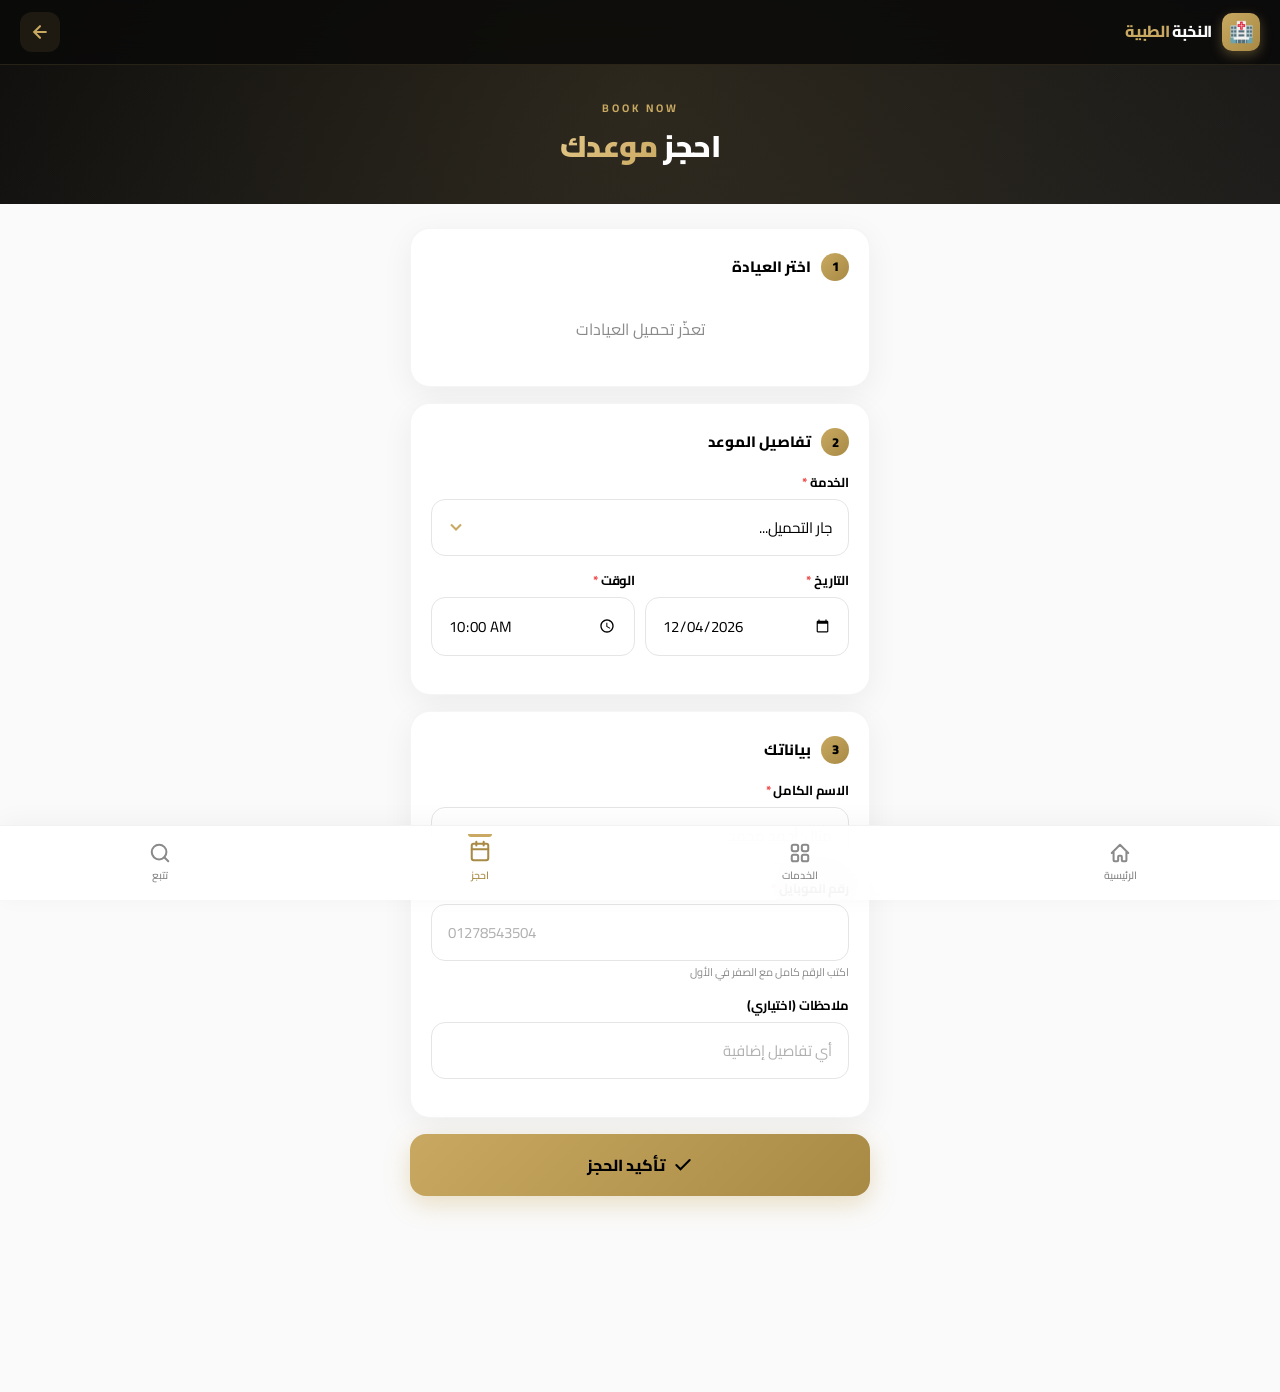
<file: book.html>
<!DOCTYPE html>
<html lang="ar" dir="rtl">
<head>
  <meta charset="UTF-8">
  <meta name="viewport" content="width=device-width, initial-scale=1.0, viewport-fit=cover">
  <meta name="theme-color" content="#0A0A0A">
  <title>حجز موعد — النخبة الطبية</title>
  <link rel="manifest" href="/manifest.json">
  <link rel="apple-touch-icon" href="/icons/icon-192.png">
  <link href="https://fonts.googleapis.com/css2?family=Cairo:wght@400;600;700;800;900&display=swap" rel="stylesheet">
  <link rel="stylesheet" href="/css/app.css">
  <style>
    .page-hero {
      background: linear-gradient(160deg, #0A0A0A, #1A1A1A);
      padding: calc(var(--safe-top) + 100px) 20px 40px;
      text-align: center;
      position: relative; overflow: hidden;
    }
    .page-hero::before {
      content: ''; position: absolute; inset: -50%;
      background: radial-gradient(circle, rgba(201,169,97,0.15), transparent 60%);
    }
    .page-hero-content { position: relative; z-index: 1; }
    .page-hero-tag {
      font-size: 11px; font-weight: 700; color: var(--gold);
      letter-spacing: 3px; margin-bottom: 10px;
    }
    .page-hero-title {
      color: #fff; font-size: 1.875rem; font-weight: 900;
      line-height: 1.2;
    }
    .page-hero-title span {
      background: linear-gradient(135deg, var(--gold-light), var(--gold));
      -webkit-background-clip: text; -webkit-text-fill-color: transparent;
    }
    .form-wrapper {
      padding: 24px 20px 120px;
      max-width: 500px;
      margin: 0 auto;
    }
    .form-card {
      background: #fff;
      border-radius: 20px;
      padding: 24px 20px;
      box-shadow: 0 8px 32px rgba(0,0,0,0.06);
      border: 1px solid rgba(0,0,0,0.04);
      margin-bottom: 16px;
    }
    .form-step-title {
      display: flex; align-items: center; gap: 10px;
      font-size: 15px; font-weight: 800;
      color: #000; margin-bottom: 16px;
    }
    .step-num {
      width: 28px; height: 28px; border-radius: 50%;
      background: linear-gradient(135deg, var(--gold), var(--gold-dark));
      color: #000; font-size: 13px; font-weight: 900;
      display: flex; align-items: center; justify-content: center;
      flex-shrink: 0;
    }
    .clinic-pick {
      display: flex; flex-direction: column; gap: 10px;
    }
    .clinic-option {
      padding: 14px 16px;
      border: 2px solid var(--gray-light);
      border-radius: 14px;
      background: #fff;
      cursor: pointer;
      transition: all .2s;
      display: flex; align-items: center; gap: 12px;
    }
    .clinic-option:active { transform: scale(0.98); }
    .clinic-option.selected {
      border-color: var(--gold);
      background: rgba(201,169,97,0.05);
      box-shadow: 0 0 0 4px rgba(201,169,97,0.1);
    }
    .clinic-option-icon {
      width: 44px; height: 44px;
      border-radius: 12px;
      background: rgba(201,169,97,0.1);
      display: flex; align-items: center; justify-content: center;
      font-size: 22px; flex-shrink: 0;
    }
    .clinic-option-name {
      font-size: 14px; font-weight: 800;
      color: #000; margin-bottom: 3px;
    }
    .clinic-option-desc {
      font-size: 12px; color: var(--gray);
    }
    .form-group { margin-bottom: 14px; }
    .form-label {
      display: block; font-size: 13px; font-weight: 700;
      color: #000; margin-bottom: 6px;
    }
    .form-label .required { color: #EF4444; }
    .form-input, .form-select {
      width: 100%; padding: 13px 16px;
      border: 1.5px solid var(--gray-light);
      border-radius: 14px; background: #fff;
      font-family: inherit; font-size: 15px; color: #000;
      transition: all .2s;
    }
    .form-input:focus, .form-select:focus {
      outline: none; border-color: var(--gold);
      box-shadow: 0 0 0 4px rgba(201,169,97,0.12);
    }
    .form-select {
      background-image: url("data:image/svg+xml,%3Csvg xmlns='http://www.w3.org/2000/svg' width='20' height='20' viewBox='0 0 24 24' fill='none' stroke='%23C9A961' stroke-width='2.5'%3E%3Cpolyline points='6 9 12 15 18 9'/%3E%3C/svg%3E");
      background-repeat: no-repeat;
      background-position: left 14px center;
      padding-left: 44px;
      -webkit-appearance: none;
      appearance: none;
    }
    .form-row {
      display: grid; grid-template-columns: 1fr 1fr; gap: 10px;
    }
    .submit-btn {
      width: 100%; padding: 16px;
      background: linear-gradient(135deg, var(--gold), var(--gold-dark));
      color: #000; font-family: inherit;
      font-size: 16px; font-weight: 800;
      border: none; border-radius: 16px;
      box-shadow: 0 8px 24px rgba(201,169,97,0.35);
      cursor: pointer; transition: all .2s;
      display: inline-flex; align-items: center; justify-content: center;
      gap: 8px;
    }
    .submit-btn:active { transform: scale(0.97); }
    .submit-btn:disabled {
      opacity: 0.6;
      cursor: not-allowed;
    }
    .phone-hint {
      font-size: 11px;
      color: var(--gray);
      margin-top: 4px;
      line-height: 1.4;
    }
  </style>
</head>
<body>

  <header class="app-header dark">
    <a href="/" class="app-header-logo">
      <div class="app-header-logo-icon">🏥</div>
      <div class="app-header-title">النخبة <span>الطبية</span></div>
    </a>
    <button class="app-header-btn" onclick="goBack()" aria-label="رجوع">
      <svg width="20" height="20" viewBox="0 0 24 24" fill="none" stroke="currentColor" stroke-width="2.5" stroke-linecap="round">
        <path d="M19 12H5M12 19l-7-7 7-7"/>
      </svg>
    </button>
  </header>

  <section class="page-hero">
    <div class="page-hero-content">
      <div class="page-hero-tag">BOOK NOW</div>
      <h1 class="page-hero-title">احجز <span>موعدك</span></h1>
    </div>
  </section>

  <div class="form-wrapper">
    
    <!-- Step 1: Clinic -->
    <div class="form-card">
      <div class="form-step-title">
        <span class="step-num">1</span>
        <span>اختر العيادة</span>
      </div>
      <div class="clinic-pick" id="clinic-pick">
        <div style="text-align:center;padding:20px;">
          <div class="skeleton" style="height:70px;border-radius:14px;margin-bottom:10px;"></div>
          <div class="skeleton" style="height:70px;border-radius:14px;"></div>
        </div>
      </div>
    </div>

    <!-- Step 2: Service & Date -->
    <div class="form-card">
      <div class="form-step-title">
        <span class="step-num">2</span>
        <span>تفاصيل الموعد</span>
      </div>

      <div class="form-group">
        <label class="form-label">الخدمة <span class="required">*</span></label>
        <select class="form-select" id="service">
          <option value="">جار التحميل...</option>
        </select>
      </div>

      <div class="form-row">
        <div class="form-group">
          <label class="form-label">التاريخ <span class="required">*</span></label>
          <input type="date" class="form-input" id="date">
        </div>
        <div class="form-group">
          <label class="form-label">الوقت <span class="required">*</span></label>
          <input type="time" class="form-input" id="time" value="10:00">
        </div>
      </div>
    </div>

    <!-- Step 3: Contact -->
    <div class="form-card">
      <div class="form-step-title">
        <span class="step-num">3</span>
        <span>بياناتك</span>
      </div>

      <div class="form-group">
        <label class="form-label">الاسم الكامل <span class="required">*</span></label>
        <input type="text" class="form-input" id="name" placeholder="مثال: أحمد محمد">
      </div>

      <div class="form-group">
        <label class="form-label">رقم الموبايل <span class="required">*</span></label>
        <input type="text" class="form-input" id="phone" placeholder="01278543504" dir="ltr" inputmode="tel" autocomplete="tel">
        <div class="phone-hint">اكتب الرقم كامل مع الصفر في الأول</div>
      </div>

      <div class="form-group">
        <label class="form-label">ملاحظات (اختياري)</label>
        <input type="text" class="form-input" id="notes" placeholder="أي تفاصيل إضافية">
      </div>
    </div>

    <!-- Submit -->
    <button class="submit-btn" id="submit-btn" onclick="submitBooking()">
      <svg width="20" height="20" viewBox="0 0 24 24" fill="none" stroke="currentColor" stroke-width="2.5" stroke-linecap="round">
        <path d="M20 6L9 17l-5-5"/>
      </svg>
      <span>تأكيد الحجز</span>
    </button>

  </div>

  <nav class="bottom-nav">
    <a href="/" class="nav-item">
      <svg viewBox="0 0 24 24" fill="none" stroke="currentColor" stroke-width="2.2" stroke-linecap="round" stroke-linejoin="round">
        <path d="M3 12l9-9 9 9M5 10v10a1 1 0 001 1h3a1 1 0 001-1v-4a1 1 0 011-1h2a1 1 0 011 1v4a1 1 0 001 1h3a1 1 0 001-1V10"/>
      </svg>
      <span>الرئيسية</span>
    </a>
    <a href="/services.html" class="nav-item">
      <svg viewBox="0 0 24 24" fill="none" stroke="currentColor" stroke-width="2.2" stroke-linecap="round" stroke-linejoin="round">
        <rect x="3" y="3" width="7" height="7" rx="2"/>
        <rect x="14" y="3" width="7" height="7" rx="2"/>
        <rect x="3" y="14" width="7" height="7" rx="2"/>
        <rect x="14" y="14" width="7" height="7" rx="2"/>
      </svg>
      <span>الخدمات</span>
    </a>
    <a href="/book.html" class="nav-item active">
      <svg viewBox="0 0 24 24" fill="none" stroke="currentColor" stroke-width="2.2" stroke-linecap="round" stroke-linejoin="round">
        <rect x="3" y="4" width="18" height="18" rx="2"/>
        <line x1="16" y1="2" x2="16" y2="6"/>
        <line x1="8" y1="2" x2="8" y2="6"/>
        <line x1="3" y1="10" x2="21" y2="10"/>
      </svg>
      <span>احجز</span>
    </a>
    <a href="/track.html" class="nav-item">
      <svg viewBox="0 0 24 24" fill="none" stroke="currentColor" stroke-width="2.2" stroke-linecap="round" stroke-linejoin="round">
        <circle cx="11" cy="11" r="8"/>
        <path d="M21 21l-4.35-4.35"/>
      </svg>
      <span>تتبع</span>
    </a>
  </nav>

  <script type="module">
    import { clinicsAPI, servicesAPI, appointmentsAPI } from '/js/api.js';
    import { toast, sheet, haptic, loader, helpers } from '/js/ui.js';
    import '/js/app.js';

    let selectedClinic = null;
    let clinics = [];

    // Set min date = today
    const today = new Date().toISOString().split('T')[0];
    document.getElementById('date').min = today;
    document.getElementById('date').value = today;

    // Load clinics
    async function loadClinics() {
      const container = document.getElementById('clinic-pick');
      try {
        const data = await clinicsAPI.list();
        clinics = data.data || [];

        if (!clinics.length) {
          container.innerHTML = '<div style="text-align:center;padding:20px;color:var(--gray);">لا توجد عيادات</div>';
          return;
        }

        // Check URL for ?clinic=id
        const urlParams = new URLSearchParams(window.location.search);
        const preClinic = urlParams.get('clinic');

        container.innerHTML = clinics.map(c => `
          <div class="clinic-option ${preClinic == c.id ? 'selected' : ''}" data-id="${c.id}" onclick="pickClinic(${c.id})">
            <div class="clinic-option-icon">${getIcon(c.specialty)}</div>
            <div style="flex:1;min-width:0;">
              <div class="clinic-option-name">${helpers.escape(c.name)}</div>
              <div class="clinic-option-desc">${helpers.escape(c.specialty || '')} • ${helpers.escape(c.address || '')}</div>
            </div>
            <svg width="20" height="20" viewBox="0 0 24 24" fill="none" stroke="currentColor" stroke-width="2.5" style="color:${preClinic == c.id ? 'var(--gold-dark)' : 'var(--gray-light)'};">
              <path d="M20 6L9 17l-5-5"/>
            </svg>
          </div>
        `).join('');

        if (preClinic) {
          pickClinic(parseInt(preClinic));
          // Load services for this clinic
          loadServicesForClinic(parseInt(preClinic));
        }
      } catch (err) {
        container.innerHTML = '<div style="text-align:center;padding:20px;color:var(--gray);">تعذّر تحميل العيادات</div>';
      }
    }

    // Pick clinic
    window.pickClinic = function(id) {
      haptic.light();
      selectedClinic = id;
      document.querySelectorAll('.clinic-option').forEach(el => {
        el.classList.toggle('selected', parseInt(el.dataset.id) === id);
      });
      // Reload services for this clinic
      loadServicesForClinic(id);
    };

    // Load services (all or by clinic)
    async function loadServicesForClinic(clinicId = null) {
      const select = document.getElementById('service');
      select.innerHTML = '<option value="">جار التحميل...</option>';
      
      try {
        const data = await servicesAPI.list(clinicId);
        const services = data.data || [];

        const urlParams = new URLSearchParams(window.location.search);
        const preService = urlParams.get('service');

        if (!services.length) {
          select.innerHTML = '<option value="">لا توجد خدمات متاحة</option>';
          return;
        }

        select.innerHTML = '<option value="">اختر الخدمة...</option>' +
          services.map(s => `
            <option value="${s.id}" ${preService == s.id ? 'selected' : ''}>
              ${s.icon || '⚕️'} ${s.name} — ${s.price_aed} AED
            </option>
          `).join('');
      } catch (err) {
        select.innerHTML = '<option value="">تعذّر التحميل</option>';
      }
    }

    // Submit
    window.submitBooking = async function() {
      if (!selectedClinic) {
        toast.error('اختر العيادة أولاً');
        haptic.error();
        return;
      }

      const service = document.getElementById('service').value;
      const name = document.getElementById('name').value.trim();
      
      // 🔧 FIX: Preserve phone number exactly as typed (keep leading zeros)
      let phone = document.getElementById('phone').value;
      // Remove only whitespace and special formatting chars, keep ALL digits
      phone = phone.replace(/[\s\-\(\)]/g, '');
      // Keep + if present (for international format)
      if (phone.startsWith('+')) {
        phone = '+' + phone.slice(1).replace(/\D/g, '');
      } else {
        phone = phone.replace(/\D/g, '');
      }
      
      const date = document.getElementById('date').value;
      const time = document.getElementById('time').value;
      const notes = document.getElementById('notes').value.trim();

      if (!name || name.length < 3) {
        toast.error('اكتب الاسم الكامل');
        haptic.error();
        return;
      }
      if (!phone || phone.length < 8) {
        toast.error('اكتب رقم موبايل صحيح');
        haptic.error();
        return;
      }
      if (!date || !time) {
        toast.error('اختر التاريخ والوقت');
        haptic.error();
        return;
      }

      const btn = document.getElementById('submit-btn');
      btn.disabled = true;
      loader.show();

      try {
        const result = await appointmentsAPI.create({
          clinic_id: selectedClinic,
          service_id: service ? parseInt(service) : null,
          customer_name: name,
          customer_phone: phone,
          appointment_date: date,
          appointment_time: time,
          notes: notes || null
        });

        loader.hide();
        haptic.success();

        // Success message
        const content = document.createElement('div');
        content.style.textAlign = 'center';
        content.innerHTML = `
          <div style="font-size:56px;margin-bottom:16px;">✅</div>
          <p style="color:var(--gray);margin-bottom:8px;">تم الحجز بنجاح</p>
          <div style="background:rgba(201,169,97,0.1);border-radius:16px;padding:16px;margin:16px 0;">
            <div style="font-size:12px;color:var(--gray);margin-bottom:4px;">رقم الحجز</div>
            <div style="font-size:28px;font-weight:900;color:var(--gold-dark);">#${result.appointment_id}</div>
          </div>
          <p style="font-size:13px;color:var(--gray);line-height:1.6;">
            هنرسللك رسالة تأكيد على <strong dir="ltr">${phone}</strong>
          </p>
        `;

        sheet.open({
          title: '🎉 تم الحجز',
          content,
          actions: [
            {
              label: '📞 تواصل مع العيادة',
              variant: 'btn-primary',
              onClick: () => {
                const clinic = clinics.find(c => c.id === selectedClinic);
                if (clinic && clinic.phone) window.location.href = `tel:${clinic.phone}`;
              },
              close: true
            },
            {
              label: '📋 عرض حجزي',
              variant: 'btn-outline',
              onClick: () => window.location.href = `/track.html?phone=${encodeURIComponent(phone)}`,
              close: true
            },
            {
              label: '🏠 الرئيسية',
              variant: 'btn-ghost',
              onClick: () => window.location.href = '/',
              close: true
            }
          ]
        });

      } catch (err) {
        loader.hide();
        haptic.error();
        toast.error(err.message || 'تعذّر إتمام الحجز');
        btn.disabled = false;
      }
    };

    function getIcon(specialty) {
      if (!specialty) return '🏥';
      if (specialty.includes('أسنان') || specialty.includes('اسنان')) return '🦷';
      if (specialty.includes('جراح')) return '🔬';
      if (specialty.includes('جلد')) return '✨';
      if (specialty.includes('أطفال') || specialty.includes('اطفال')) return '👶';
      if (specialty.includes('عظام')) return '🦴';
      if (specialty.includes('عيون')) return '👁️';
      if (specialty.includes('قلب')) return '🫀';
      return '🏥';
    }

    // Init
    loadClinics();
  </script>
</body>
</html>
</file>
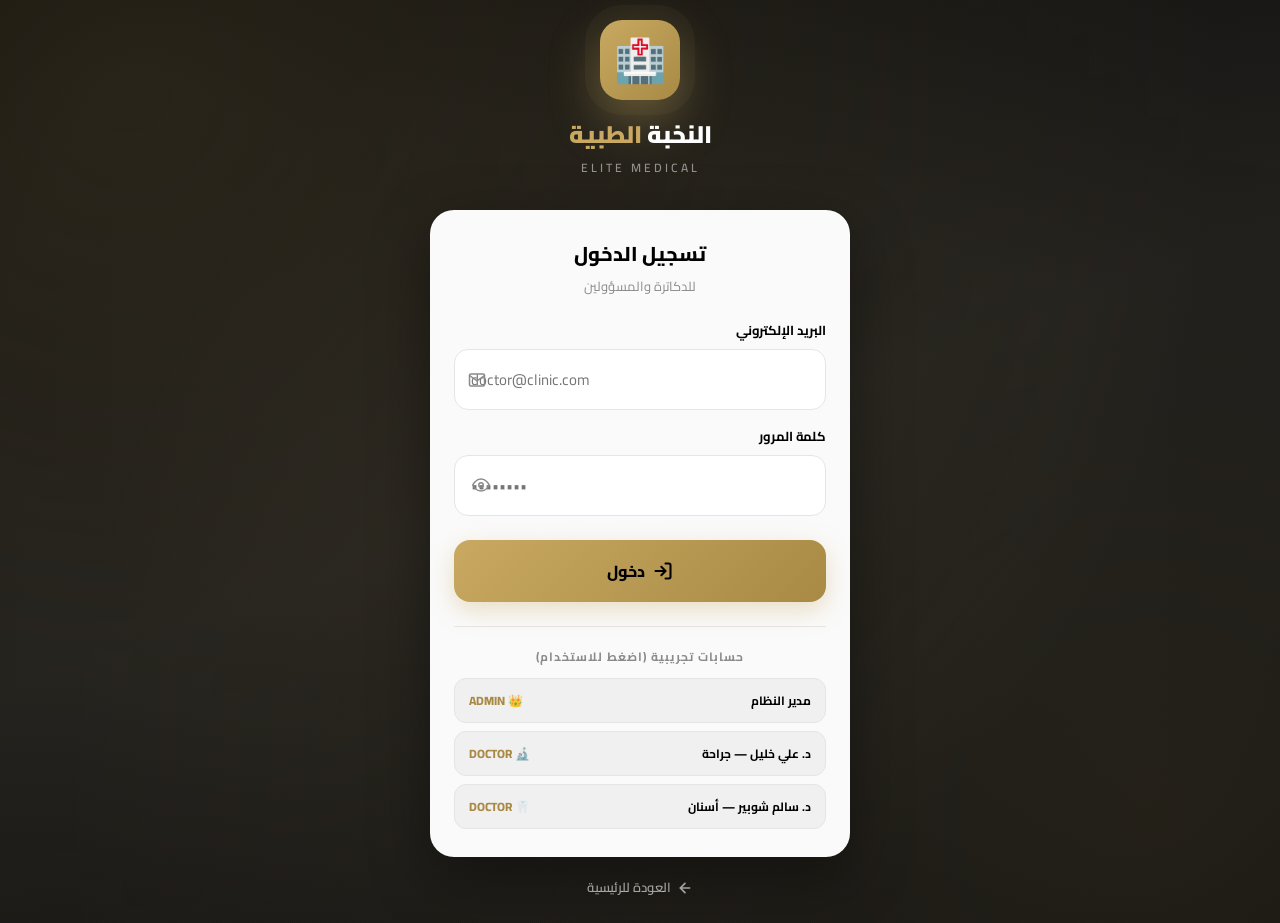
<file: dashboard.html>
<!DOCTYPE html>
<html lang="ar" dir="rtl">
<head>
  <meta charset="UTF-8">
  <meta name="viewport" content="width=device-width, initial-scale=1.0, viewport-fit=cover">
  <meta name="theme-color" content="#0A0A0A">
  <title>لوحة الطبيب — النخبة الطبية</title>
  <link rel="manifest" href="/manifest.json">
  <link rel="apple-touch-icon" href="/icons/icon-192.png">
  <link href="https://fonts.googleapis.com/css2?family=Cairo:wght@400;600;700;800;900&display=swap" rel="stylesheet">
  <link rel="stylesheet" href="/css/app.css">
  <style>
    .dash-header{background:linear-gradient(160deg,#0A0A0A,#1A1A1A);padding:calc(var(--safe-top) + 90px) 20px 60px;position:relative;overflow:hidden}
    .dash-header::before{content:'';position:absolute;inset:-50%;background:radial-gradient(circle at 30% 30%,rgba(201,169,97,0.15),transparent 60%);animation:floatBg 20s ease-in-out infinite}
    @keyframes floatBg{0%,100%{transform:translate(0,0)}50%{transform:translate(-30px,-30px)}}
    .dash-content{position:relative;z-index:1}
    .dash-badge{display:inline-flex;align-items:center;gap:6px;padding:5px 12px;background:rgba(201,169,97,0.15);border:1px solid rgba(201,169,97,0.3);color:var(--gold);border-radius:999px;font-size:11px;font-weight:700;letter-spacing:1px;margin-bottom:12px}
    .dash-welcome{color:rgba(255,255,255,0.6);font-size:13px;font-weight:600;margin-bottom:6px}
    .dash-name{color:#fff;font-size:1.5rem;font-weight:900;margin-bottom:6px;letter-spacing:-0.02em}
    .dash-clinic{display:inline-flex;align-items:center;gap:6px;padding:5px 12px;background:rgba(201,169,97,0.15);border:1px solid rgba(201,169,97,0.3);color:var(--gold);border-radius:999px;font-size:12px;font-weight:700}
    .stats-grid{padding:0 20px;margin-top:-30px;display:grid;grid-template-columns:repeat(2,1fr);gap:12px;position:relative;z-index:2}
    .stat-card{background:#fff;border-radius:18px;padding:18px 16px;box-shadow:0 8px 24px rgba(0,0,0,0.08);border:1px solid rgba(0,0,0,0.04);display:flex;align-items:center;gap:12px}
    .stat-icon{width:44px;height:44px;border-radius:12px;display:flex;align-items:center;justify-content:center;font-size:20px;flex-shrink:0}
    .stat-icon.gold{background:rgba(201,169,97,0.15)}
    .stat-icon.green{background:rgba(34,197,94,0.12)}
    .stat-icon.orange{background:rgba(245,158,11,0.12)}
    .stat-icon.blue{background:rgba(59,130,246,0.12)}
    .stat-body{flex:1;min-width:0}
    .stat-value{font-size:1.5rem;font-weight:900;color:#000;line-height:1.1;letter-spacing:-0.02em}
    .stat-label{font-size:11px;color:var(--gray);font-weight:700;margin-top:2px}
    .section-area{padding:24px 20px 100px}
    .section-head{display:flex;align-items:center;justify-content:space-between;margin-bottom:16px}
    .section-head-title{font-size:1.125rem;font-weight:800;color:#000}
    .filter-tabs{display:flex;gap:6px;overflow-x:auto;padding-bottom:4px;margin-bottom:16px}
    .filter-tabs::-webkit-scrollbar{display:none}
    .tab{padding:8px 16px;border-radius:999px;background:#fff;border:1.5px solid var(--gray-light);font-family:inherit;font-size:12.5px;font-weight:700;color:var(--gray);white-space:nowrap;cursor:pointer;transition:all .2s}
    .tab.active{background:linear-gradient(135deg,var(--gold),var(--gold-dark));color:#000;border-color:var(--gold)}
    .appt-list{display:flex;flex-direction:column;gap:12px}
    .appt-item{background:#fff;border-radius:18px;padding:16px;box-shadow:0 4px 16px rgba(0,0,0,0.05);border:1px solid rgba(0,0,0,0.04);position:relative;overflow:hidden}
    .appt-item::before{content:'';position:absolute;top:0;right:0;width:4px;height:100%}
    .appt-item.status-pending::before{background:#F59E0B}
    .appt-item.status-confirmed::before{background:#22C55E}
    .appt-item.status-completed::before{background:#3B82F6}
    .appt-item.status-cancelled::before{background:#EF4444}
    .appt-top{display:flex;align-items:flex-start;justify-content:space-between;gap:8px;margin-bottom:12px}
    .appt-name{font-size:15px;font-weight:800;color:#000;margin-bottom:4px}
    .appt-service{font-size:12px;color:var(--gold-dark);font-weight:700}
    .appt-status-badge{padding:4px 10px;border-radius:999px;font-size:11px;font-weight:700;white-space:nowrap}
    .appt-info{display:flex;flex-direction:column;gap:6px;padding:12px 0;border-top:1px solid var(--gray-light);border-bottom:1px solid var(--gray-light);margin-bottom:12px}
    .appt-info-row{display:flex;align-items:center;gap:10px;font-size:13px}
    .appt-info-icon{width:24px;height:24px;border-radius:7px;background:var(--gray-lighter);display:flex;align-items:center;justify-content:center;font-size:12px;flex-shrink:0}
    .appt-info-text{color:#000;font-weight:600}
    .appt-actions{display:grid;grid-template-columns:1fr 1fr;gap:8px}
    .action{padding:11px;border-radius:12px;border:none;font-family:inherit;font-size:13px;font-weight:700;cursor:pointer;transition:all .2s;display:flex;align-items:center;justify-content:center;gap:6px}
    .action:active{transform:scale(0.96)}
    .action-confirm{background:rgba(34,197,94,0.12);color:#15803D;border:1px solid rgba(34,197,94,0.25)}
    .action-complete{background:rgba(59,130,246,0.12);color:#1D4ED8;border:1px solid rgba(59,130,246,0.25)}
    .action-cancel{background:rgba(239,68,68,0.1);color:#B91C1C;border:1px solid rgba(239,68,68,0.2)}
    .action-call{background:rgba(201,169,97,0.12);color:var(--gold-dark);border:1px solid rgba(201,169,97,0.25)}
    .logout-btn{width:100%;padding:14px;background:#fff;color:#EF4444;border:1.5px solid rgba(239,68,68,0.2);border-radius:14px;font-family:inherit;font-size:14px;font-weight:800;cursor:pointer;transition:all .2s;margin-top:20px;display:inline-flex;align-items:center;justify-content:center;gap:8px}
    .logout-btn:active{background:rgba(239,68,68,0.05);transform:scale(0.98)}
    .empty{text-align:center;padding:60px 20px}
    .empty-icon{font-size:56px;margin-bottom:12px;opacity:0.5}
    .empty-title{font-size:1.125rem;font-weight:800;margin-bottom:6px}
    .empty-text{color:var(--gray);font-size:13.5px}
  </style>
  <script>
    // ============ GLOBAL LOGOUT (defined early for onclick handlers) ============
    window.logout = function() {
      if (!confirm('هل تريد تسجيل الخروج؟')) return;
      try { localStorage.removeItem('elite_token'); localStorage.removeItem('elite_user'); } catch (e) {}
      try { document.cookie = 'elite_token=; expires=Thu, 01 Jan 1970 00:00:00 GMT; path=/'; } catch (e) {}
      try { document.cookie = 'elite_user=; expires=Thu, 01 Jan 1970 00:00:00 GMT; path=/'; } catch (e) {}
      window.location.href = '/login.html';
    };
    
    // ============ GLOBAL UPDATE STATUS (for onclick handlers) ============
    window.updateStatus = function(id, newStatus) {
      // Will be overridden by module after load
      console.warn('updateStatus called before module ready');
    };
  </script>
</head>
<body>

  <header class="app-header dark">
    <a href="/" class="app-header-logo">
      <div class="app-header-logo-icon">🏥</div>
      <div class="app-header-title">النخبة <span>الطبية</span></div>
    </a>
    <button class="app-header-btn" onclick="logout()" aria-label="خروج">
      <svg width="20" height="20" viewBox="0 0 24 24" fill="none" stroke="currentColor" stroke-width="2.5" stroke-linecap="round">
        <path d="M9 21H5a2 2 0 01-2-2V5a2 2 0 012-2h4M16 17l5-5-5-5M21 12H9"/>
      </svg>
    </button>
  </header>

  <section class="dash-header">
    <div class="dash-content">
      <div class="dash-badge">🩺 DOCTOR PANEL</div>
      <div class="dash-welcome">مرحباً بك 👋</div>
      <div class="dash-name" id="doctor-name">...</div>
      <div class="dash-clinic" id="doctor-clinic">
        <span>🏥</span>
        <span>...</span>
      </div>
    </div>
  </section>

  <section class="stats-grid" id="stats-grid">
    <div class="stat-card">
      <div class="stat-icon gold">📊</div>
      <div class="stat-body">
        <div class="stat-value" id="stat-total">—</div>
        <div class="stat-label">إجمالي الحجوزات</div>
      </div>
    </div>
    <div class="stat-card">
      <div class="stat-icon orange">⏳</div>
      <div class="stat-body">
        <div class="stat-value" id="stat-today">—</div>
        <div class="stat-label">حجوزات النهاردة</div>
      </div>
    </div>
    <div class="stat-card">
      <div class="stat-icon blue">✅</div>
      <div class="stat-body">
        <div class="stat-value" id="stat-pending">—</div>
        <div class="stat-label">قيد الانتظار</div>
      </div>
    </div>
    <div class="stat-card">
      <div class="stat-icon green">🎉</div>
      <div class="stat-body">
        <div class="stat-value" id="stat-completed">—</div>
        <div class="stat-label">مكتملة</div>
      </div>
    </div>
  </section>

  <section class="section-area">
    <div class="section-head">
      <div class="section-head-title">📅 المواعيد</div>
    </div>

    <div class="filter-tabs">
      <button class="tab active" data-filter="all">الكل</button>
      <button class="tab" data-filter="pending">⏳ قيد الانتظار</button>
      <button class="tab" data-filter="confirmed">✅ مؤكدة</button>
      <button class="tab" data-filter="completed">🎉 مكتملة</button>
      <button class="tab" data-filter="cancelled">❌ ملغية</button>
    </div>

    <div class="appt-list" id="appt-list"></div>

    <button class="logout-btn" onclick="logout()">
      <svg width="18" height="18" viewBox="0 0 24 24" fill="none" stroke="currentColor" stroke-width="2.5" stroke-linecap="round">
        <path d="M9 21H5a2 2 0 01-2-2V5a2 2 0 012-2h4M16 17l5-5-5-5M21 12H9"/>
      </svg>
      تسجيل الخروج
    </button>
  </section>

  <script type="module">
    import { auth, authAPI, appointmentsAPI, doctorAPI } from '/js/api.js';
    import { toast, haptic, loader, sheet, helpers } from '/js/ui.js';
    import '/js/app.js';

    // ============ AUTH CHECK ============
    if (!auth.isLoggedIn()) {
      window.location.replace('/login.html');
    } else {
      const user = auth.getUser();
      if (user && user.role !== 'doctor') {
        window.location.replace(user.role === 'admin' ? '/admin.html' : '/login.html');
      } else {
        initDoctor(user);
      }
    }

    let allAppointments = [];
    let currentFilter = 'all';
    let currentUser = null;

    function initDoctor(user) {
      currentUser = user;

      const setup = async () => {
        // Set doctor name
        const nameEl = document.getElementById('doctor-name');
        if (nameEl) nameEl.textContent = user?.full_name || 'دكتور';

        // Set clinic
        const clinicEl = document.getElementById('doctor-clinic');
        if (clinicEl && user?.clinic_id) {
          clinicEl.innerHTML = `
            <span>🏥</span>
            <span>عيادة رقم ${user.clinic_id}</span>
          `;
        }

        setupTabs();

        // Load data
        await loadStats();
        await loadAppointments();
      };

      if (document.readyState === 'loading') {
        document.addEventListener('DOMContentLoaded', setup);
      } else {
        setup();
      }
    }

    // ============ TABS ============
    function setupTabs() {
      document.querySelectorAll('.tab').forEach(tab => {
        tab.addEventListener('click', () => {
          haptic.light();
          document.querySelectorAll('.tab').forEach(t => t.classList.remove('active'));
          tab.classList.add('active');
          currentFilter = tab.dataset.filter;
          renderAppointments();
        });
      });
    }

    // ============ LOAD STATS ============
    async function loadStats() {
      try {
        const data = await doctorAPI.stats();
        if (data.success && data.data) {
          document.getElementById('stat-total').textContent = data.data.total || 0;
          document.getElementById('stat-today').textContent = data.data.today || 0;
          document.getElementById('stat-pending').textContent = data.data.pending || 0;
          document.getElementById('stat-completed').textContent = data.data.completed || 0;
        }
      } catch (err) {
        console.error('Stats error:', err);
      }
    }

    // ============ LOAD APPOINTMENTS ============
    async function loadAppointments() {
      const container = document.getElementById('appt-list');
      container.innerHTML = `
        <div class="skeleton skeleton-card" style="height:120px;"></div>
        <div class="skeleton skeleton-card" style="height:120px;"></div>
      `;

      try {
        const data = await appointmentsAPI.doctorList();
        allAppointments = data.data || [];
        renderAppointments();
      } catch (err) {
        console.error('Appointments error:', err);
        container.innerHTML = `
          <div class="empty">
            <div class="empty-icon">⚠️</div>
            <div class="empty-title">تعذّر التحميل</div>
            <div class="empty-text">حاول تحديث الصفحة</div>
          </div>
        `;
      }
    }

    // ============ RENDER APPOINTMENTS ============
    function renderAppointments() {
      const container = document.getElementById('appt-list');
      
      let filtered = allAppointments;
      if (currentFilter !== 'all') {
        filtered = filtered.filter(a => a.status === currentFilter);
      }

      if (!filtered.length) {
        container.innerHTML = `
          <div class="empty">
            <div class="empty-icon">📭</div>
            <div class="empty-title">لا توجد مواعيد</div>
            <div class="empty-text">${currentFilter === 'all' ? 'ستظهر المواعيد هنا عند الحجز' : 'جرب فلتر تاني'}</div>
          </div>
        `;
        return;
      }

      const statusMap = {
        pending: { text: '⏳ قيد الانتظار', bg: 'rgba(245,158,11,0.15)', color: '#B45309' },
        confirmed: { text: '✅ مؤكد', bg: 'rgba(34,197,94,0.15)', color: '#15803D' },
        completed: { text: '🎉 مكتمل', bg: 'rgba(59,130,246,0.15)', color: '#1D4ED8' },
        cancelled: { text: '❌ ملغي', bg: 'rgba(239,68,68,0.12)', color: '#B91C1C' }
      };

      container.innerHTML = filtered.map(a => {
        const st = statusMap[a.status] || statusMap.pending;
        let actions = '';

        if (a.status === 'pending') {
          actions = `
            <button class="action action-confirm" onclick="window.updateStatus(${a.id}, 'confirmed')">✅ تأكيد</button>
            <button class="action action-cancel" onclick="window.updateStatus(${a.id}, 'cancelled')">❌ إلغاء</button>
          `;
        } else if (a.status === 'confirmed') {
          actions = `
            <button class="action action-complete" onclick="window.updateStatus(${a.id}, 'completed')">🎉 إكمال</button>
            <button class="action action-cancel" onclick="window.updateStatus(${a.id}, 'cancelled')">❌ إلغاء</button>
          `;
        } else {
          actions = `
            <button class="action action-call" onclick="window.location.href='tel:${a.customer_phone}'" style="grid-column: 1 / -1;">
              📞 اتصال بالمريض
            </button>
          `;
        }

        return `
          <div class="appt-item status-${a.status}">
            <div class="appt-top">
              <div style="flex:1;min-width:0;">
                <div class="appt-name">${helpers.escape(a.customer_name)}</div>
                <div class="appt-service">${a.service_icon || '⚕️'} ${helpers.escape(a.service_name || 'خدمة عامة')}</div>
              </div>
              <div class="appt-status-badge" style="background:${st.bg};color:${st.color};">
                ${st.text}
              </div>
            </div>
            
            <div class="appt-info">
              <div class="appt-info-row">
                <div class="appt-info-icon">📅</div>
                <div class="appt-info-text">${helpers.formatDate(a.appointment_date)} — ${a.appointment_time}</div>
              </div>
              <div class="appt-info-row">
                <div class="appt-info-icon">📞</div>
                <div class="appt-info-text" dir="ltr">${helpers.escape(a.customer_phone)}</div>
              </div>
              ${a.notes ? `
                <div class="appt-info-row">
                  <div class="appt-info-icon">📝</div>
                  <div class="appt-info-text">${helpers.escape(a.notes)}</div>
                </div>
              ` : ''}
            </div>

            <div class="appt-actions">
              ${actions}
            </div>
          </div>
        `;
      }).join('');
    }

    // ============ UPDATE STATUS (Enhanced - overwrites global) ============
    window.updateStatus = async function(id, newStatus) {
      const statusText = {
        confirmed: 'تأكيد',
        completed: 'إكمال',
        cancelled: 'إلغاء'
      }[newStatus] || 'تحديث';

      let ok = false;
      try {
        if (sheet && typeof sheet.confirm === 'function') {
          ok = await sheet.confirm({
            title: `${statusText} الموعد؟`,
            message: `هل أنت متأكد من ${statusText} هذا الموعد؟`,
            confirmText: `${statusText}`,
            cancelText: 'رجوع',
            variant: newStatus === 'cancelled' ? 'btn-dark' : 'btn-primary'
          });
        } else {
          ok = confirm(`هل أنت متأكد من ${statusText} هذا الموعد؟`);
        }
      } catch (e) {
        ok = confirm(`هل أنت متأكد من ${statusText} هذا الموعد؟`);
      }

      if (!ok) return;

      try { loader.show(); } catch (e) {}

      try {
        await appointmentsAPI.doctorUpdate(id, { status: newStatus });
        try { loader.hide(); } catch (e) {}
        try { haptic.success(); } catch (e) {}
        try { toast.success(`✅ تم ${statusText} الموعد`); } catch (e) {}
        await loadAppointments();
        await loadStats();
      } catch (err) {
        try { loader.hide(); } catch (e) {}
        try { haptic.error(); } catch (e) {}
        try { toast.error(err.message || 'تعذّر التحديث'); } catch (e) { alert(err.message); }
      }
    };

    // ============ LOGOUT (Enhanced - overwrites global) ============
    window.logout = async function() {
      let ok = false;
      try {
        if (sheet && typeof sheet.confirm === 'function') {
          ok = await sheet.confirm({
            title: 'تسجيل الخروج؟',
            message: 'هل تريد الخروج من التطبيق؟',
            confirmText: 'خروج',
            cancelText: 'إلغاء',
            variant: 'btn-dark'
          });
        } else {
          ok = confirm('هل تريد تسجيل الخروج؟');
        }
      } catch (e) {
        ok = confirm('هل تريد تسجيل الخروج؟');
      }

      if (!ok) return;

      try { haptic.medium(); } catch (e) {}

      // Try API logout
      try {
        await authAPI.logout();
      } catch (e) {
        console.error('API logout failed:', e);
      }

      // Manual cleanup fallback
      try { auth.clear(); } catch (e) {}
      try { localStorage.removeItem('elite_token'); localStorage.removeItem('elite_user'); } catch (e) {}
      try {
        document.cookie = 'elite_token=; expires=Thu, 01 Jan 1970 00:00:00 GMT; path=/';
        document.cookie = 'elite_user=; expires=Thu, 01 Jan 1970 00:00:00 GMT; path=/';
      } catch (e) {}

      window.location.href = '/login.html';
    };
  </script>
</body>
</html>
</file>
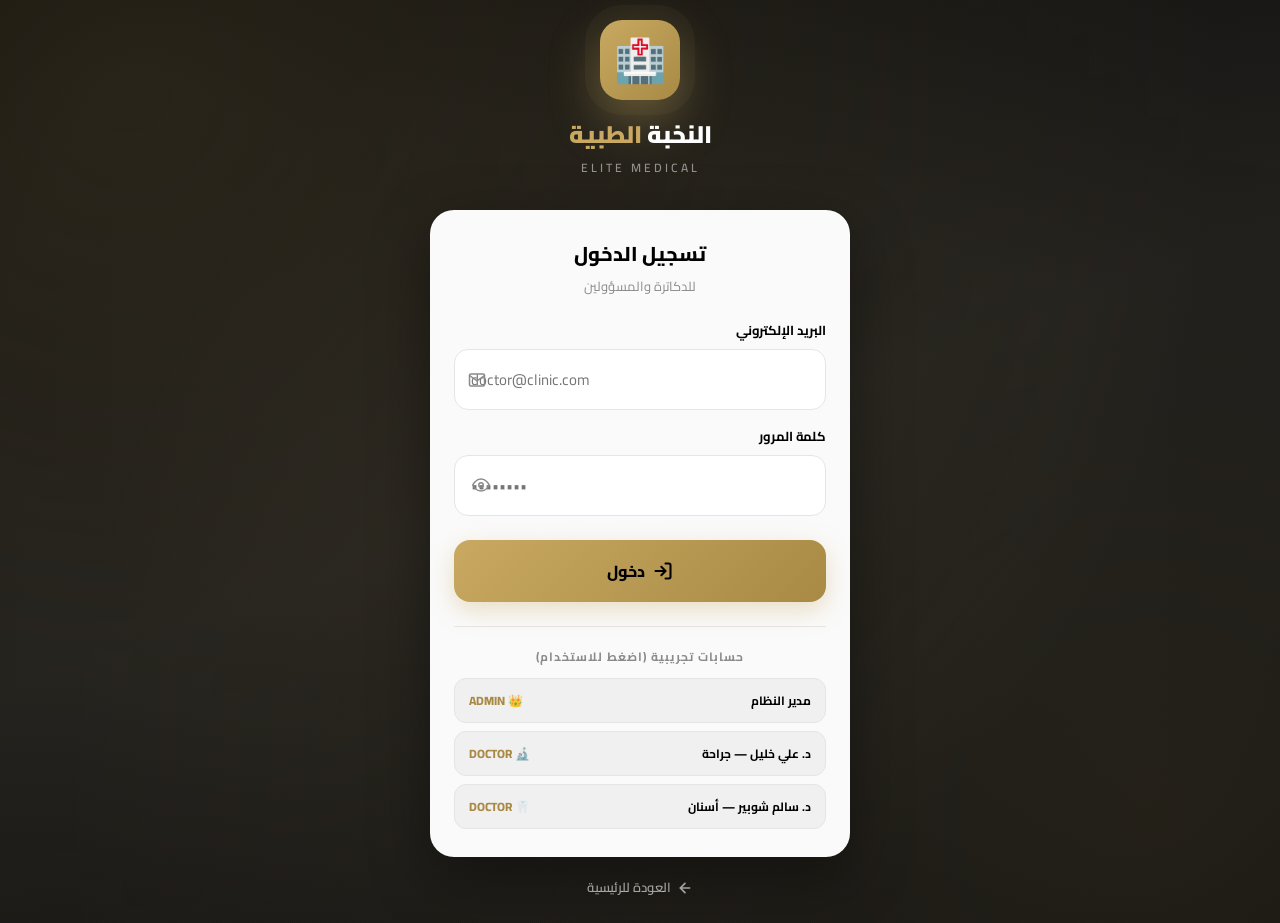
<file: login.html>
<!DOCTYPE html>
<html lang="ar" dir="rtl">
<head>
  <meta charset="UTF-8">
  <meta name="viewport" content="width=device-width, initial-scale=1.0, viewport-fit=cover">
  <meta name="theme-color" content="#0A0A0A">
  <title>تسجيل الدخول — النخبة الطبية</title>
  <link rel="manifest" href="/manifest.json">
  <link rel="apple-touch-icon" href="/icons/icon-192.png">
  <link href="https://fonts.googleapis.com/css2?family=Cairo:wght@400;600;700;800;900&display=swap" rel="stylesheet">
  <link rel="stylesheet" href="/css/app.css">
  <style>
    body {
      background: linear-gradient(160deg, #0A0A0A 0%, #1A1A1A 50%, #0F0F0F 100%);
      min-height: 100vh;
      display: flex;
      align-items: center;
      justify-content: center;
      padding: 20px;
      padding-bottom: 20px;
      position: relative;
      overflow: hidden;
    }
    body::before {
      content: '';
      position: fixed;
      top: -50%; right: -50%;
      width: 200%; height: 200%;
      background: radial-gradient(circle at 30% 30%, rgba(201,169,97,0.15), transparent 50%),
                  radial-gradient(circle at 70% 70%, rgba(201,169,97,0.1), transparent 50%);
      animation: floatBg 20s ease-in-out infinite;
      pointer-events: none;
    }
    @keyframes floatBg {
      0%, 100% { transform: translate(0, 0); }
      50% { transform: translate(-30px, -30px); }
    }
    .login-container {
      width: 100%;
      max-width: 420px;
      position: relative;
      z-index: 1;
    }
    .login-logo {
      text-align: center;
      margin-bottom: 32px;
    }
    .login-logo-icon {
      width: 80px; height: 80px;
      border-radius: 22px;
      background: linear-gradient(135deg, var(--gold), var(--gold-dark));
      display: inline-flex;
      align-items: center;
      justify-content: center;
      font-size: 42px;
      box-shadow: 0 20px 50px rgba(201,169,97,0.4),
                  0 0 0 15px rgba(201,169,97,0.05);
      margin-bottom: 16px;
    }
    .login-logo-title {
      color: #fff;
      font-size: 1.5rem;
      font-weight: 900;
      margin-bottom: 4px;
    }
    .login-logo-title span { color: var(--gold); }
    .login-logo-subtitle {
      color: rgba(255,255,255,0.5);
      font-size: 12px;
      letter-spacing: 3px;
      text-transform: uppercase;
      font-weight: 600;
    }
    .login-card {
      background: rgba(255,255,255,0.98);
      border-radius: 24px;
      padding: 28px 24px;
      box-shadow: 0 20px 60px rgba(0,0,0,0.4);
    }
    .login-title {
      font-size: 1.25rem;
      font-weight: 800;
      color: #000;
      text-align: center;
      margin-bottom: 6px;
    }
    .login-desc {
      font-size: 13px;
      color: var(--gray);
      text-align: center;
      margin-bottom: 24px;
    }
    .form-group { margin-bottom: 16px; }
    .form-label {
      display: block;
      font-size: 13px; font-weight: 700;
      color: #000; margin-bottom: 8px;
    }
    .input-wrap {
      position: relative;
    }
    .input-wrap input {
      width: 100%;
      padding: 15px 44px 15px 16px;
      border: 1.5px solid var(--gray-light);
      border-radius: 14px;
      font-family: inherit;
      font-size: 15px;
      color: #000;
      background: #fff;
      transition: all .2s;
    }
    .input-wrap input:focus {
      outline: none;
      border-color: var(--gold);
      box-shadow: 0 0 0 4px rgba(201,169,97,0.12);
    }
    .input-icon {
      position: absolute;
      left: 14px; top: 50%;
      transform: translateY(-50%);
      color: var(--gray);
      pointer-events: none;
    }
    .toggle-pass {
      position: absolute;
      left: 14px; top: 50%;
      transform: translateY(-50%);
      background: none;
      border: none;
      color: var(--gray);
      cursor: pointer;
      padding: 4px;
      display: flex;
      align-items: center;
    }
    .toggle-pass:active { color: var(--gold-dark); }
    .login-btn {
      width: 100%;
      padding: 16px;
      background: linear-gradient(135deg, var(--gold), var(--gold-dark));
      color: #000;
      font-family: inherit;
      font-size: 16px;
      font-weight: 800;
      border: none;
      border-radius: 16px;
      box-shadow: 0 8px 24px rgba(201,169,97,0.35);
      cursor: pointer;
      transition: all .2s;
      display: inline-flex;
      align-items: center;
      justify-content: center;
      gap: 8px;
      margin-top: 8px;
    }
    .login-btn:active { transform: scale(0.97); }
    .login-btn:disabled { opacity: 0.6; cursor: not-allowed; }
    .demo-accounts {
      margin-top: 24px;
      padding-top: 20px;
      border-top: 1px solid var(--gray-light);
    }
    .demo-title {
      font-size: 12px;
      font-weight: 700;
      color: var(--gray);
      text-align: center;
      margin-bottom: 12px;
      letter-spacing: 1px;
    }
    .demo-list {
      display: flex;
      flex-direction: column;
      gap: 8px;
    }
    .demo-btn {
      padding: 10px 14px;
      background: var(--gray-lighter);
      border: 1px solid var(--gray-light);
      border-radius: 12px;
      font-family: inherit;
      font-size: 12px;
      font-weight: 700;
      color: #000;
      cursor: pointer;
      text-align: right;
      display: flex;
      align-items: center;
      justify-content: space-between;
      transition: all .2s;
    }
    .demo-btn:active {
      background: rgba(201,169,97,0.1);
      border-color: var(--gold);
    }
    .demo-role {
      color: var(--gold-dark);
      font-weight: 800;
    }
    .back-link {
      text-align: center;
      margin-top: 20px;
    }
    .back-link a {
      color: rgba(255,255,255,0.6);
      font-size: 13px;
      font-weight: 600;
      text-decoration: none;
      display: inline-flex;
      align-items: center;
      gap: 6px;
      transition: color .2s;
    }
    .back-link a:active { color: var(--gold); }
  </style>
</head>
<body>

  <div class="login-container">
    
    <div class="login-logo">
      <div class="login-logo-icon">🏥</div>
      <div class="login-logo-title">النخبة <span>الطبية</span></div>
      <div class="login-logo-subtitle">ELITE MEDICAL</div>
    </div>

    <div class="login-card">
      <div class="login-title">تسجيل الدخول</div>
      <div class="login-desc">للدكاترة والمسؤولين</div>

      <form onsubmit="event.preventDefault(); doLogin();">
        <div class="form-group">
          <label class="form-label">البريد الإلكتروني</label>
          <div class="input-wrap">
            <input type="email" id="email" placeholder="doctor@clinic.com" dir="ltr" autocomplete="email">
            <svg class="input-icon" width="18" height="18" viewBox="0 0 24 24" fill="none" stroke="currentColor" stroke-width="2" stroke-linecap="round">
              <path d="M4 4h16c1.1 0 2 .9 2 2v12c0 1.1-.9 2-2 2H4c-1.1 0-2-.9-2-2V6c0-1.1.9-2 2-2z"/>
              <polyline points="22,6 12,13 2,6"/>
            </svg>
          </div>
        </div>

        <div class="form-group">
          <label class="form-label">كلمة المرور</label>
          <div class="input-wrap">
            <input type="password" id="password" placeholder="••••••••" dir="ltr" autocomplete="current-password">
            <button type="button" class="toggle-pass" id="toggle-pass" onclick="togglePassword()">
              <svg width="18" height="18" viewBox="0 0 24 24" fill="none" stroke="currentColor" stroke-width="2" stroke-linecap="round">
                <path d="M1 12s4-8 11-8 11 8 11 8-4 8-11 8-11-8-11-8z"/>
                <circle cx="12" cy="12" r="3"/>
              </svg>
            </button>
          </div>
        </div>

        <button type="submit" class="login-btn" id="login-btn">
          <svg width="20" height="20" viewBox="0 0 24 24" fill="none" stroke="currentColor" stroke-width="2.5" stroke-linecap="round">
            <path d="M15 3h4a2 2 0 012 2v14a2 2 0 01-2 2h-4M10 17l5-5-5-5M15 12H3"/>
          </svg>
          <span>دخول</span>
        </button>
      </form>

      <div class="demo-accounts">
        <div class="demo-title">حسابات تجريبية (اضغط للاستخدام)</div>
        <div class="demo-list">
          <button class="demo-btn" onclick="fillLogin('admin@clinic.com','Admin@2026')">
            <span>مدير النظام</span>
            <span class="demo-role">👑 ADMIN</span>
          </button>
          <button class="demo-btn" onclick="fillLogin('dr.ali@clinic.com','Ali@2026')">
            <span>د. علي خليل — جراحة</span>
            <span class="demo-role">🔬 DOCTOR</span>
          </button>
          <button class="demo-btn" onclick="fillLogin('dr.salem@clinic.com','Salem@2026')">
            <span>د. سالم شوبير — أسنان</span>
            <span class="demo-role">🦷 DOCTOR</span>
          </button>
        </div>
      </div>
    </div>

    <div class="back-link">
      <a href="/">
        <svg width="16" height="16" viewBox="0 0 24 24" fill="none" stroke="currentColor" stroke-width="2.5" stroke-linecap="round">
          <path d="M19 12H5M12 19l-7-7 7-7"/>
        </svg>
        العودة للرئيسية
      </a>
    </div>

  </div>

  <script type="module">
    import { authAPI, auth } from '/js/api.js';
    import { toast, haptic, loader } from '/js/ui.js';

    // If already logged in, redirect
    if (auth.isLoggedIn()) {
      const user = auth.getUser();
      if (user && user.role === 'admin') {
        window.location.href = '/admin.html';
      } else if (user && user.role === 'doctor') {
        window.location.href = '/dashboard.html';
      }
    }

    window.togglePassword = function() {
      const input = document.getElementById('password');
      input.type = input.type === 'password' ? 'text' : 'password';
      haptic.light();
    };

    window.fillLogin = function(email, password) {
      haptic.light();
      document.getElementById('email').value = email;
      document.getElementById('password').value = password;
      // Auto-submit
      setTimeout(doLogin, 200);
    };

    window.doLogin = async function() {
      const email = document.getElementById('email').value.trim();
      const password = document.getElementById('password').value;

      if (!email || !password) {
        toast.error('اكتب الإيميل وكلمة المرور');
        haptic.error();
        return;
      }

      const btn = document.getElementById('login-btn');
      btn.disabled = true;
      loader.show();

      try {
        const data = await authAPI.login(email, password);
        loader.hide();
        haptic.success();

        if (data.success && data.user) {
          toast.success(`مرحباً ${data.user.full_name} 👋`);
          
          setTimeout(() => {
            if (data.user.role === 'admin') {
              window.location.href = '/admin.html';
            } else if (data.user.role === 'doctor') {
              window.location.href = '/dashboard.html';
            } else {
              window.location.href = '/';
            }
          }, 800);
        } else {
          throw new Error('فشل تسجيل الدخول');
        }
      } catch (err) {
        loader.hide();
        btn.disabled = false;
        haptic.error();
        toast.error(err.message || 'الإيميل أو كلمة المرور غلط');
      }
    };

    // Enter key submits
    document.getElementById('password').addEventListener('keypress', (e) => {
      if (e.key === 'Enter') doLogin();
    });
  </script>
</body>
</html>
</file>
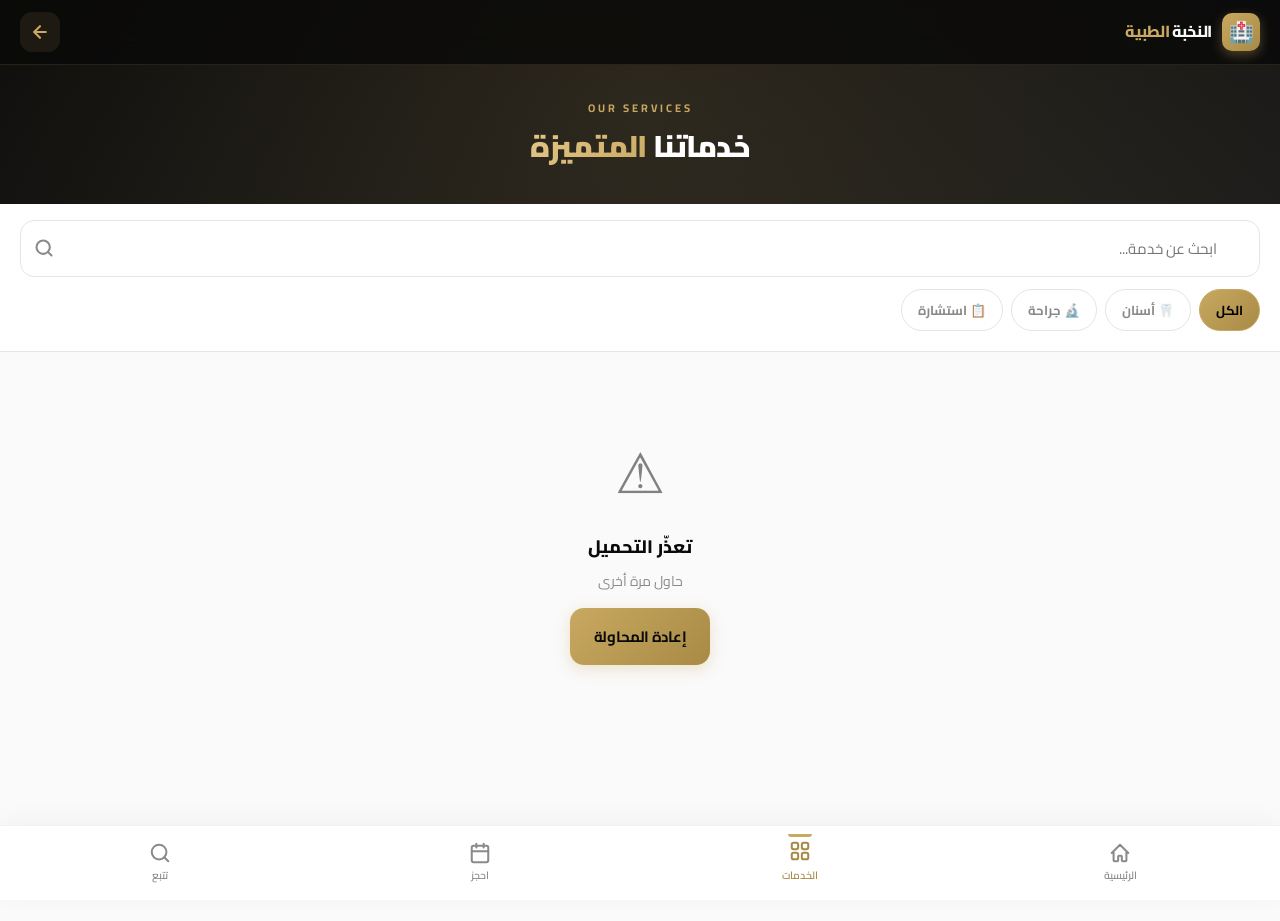
<file: services.html>
<!DOCTYPE html>
<html lang="ar" dir="rtl">
<head>
  <meta charset="UTF-8">
  <meta name="viewport" content="width=device-width, initial-scale=1.0, viewport-fit=cover">
  <meta name="theme-color" content="#0A0A0A">
  <title>الخدمات — النخبة الطبية</title>
  <link rel="manifest" href="/manifest.json">
  <link rel="apple-touch-icon" href="/icons/icon-192.png">
  <link href="https://fonts.googleapis.com/css2?family=Cairo:wght@400;600;700;800;900&display=swap" rel="stylesheet">
  <link rel="stylesheet" href="/css/app.css">
  <style>
    .page-hero {
      background: linear-gradient(160deg, #0A0A0A, #1A1A1A);
      padding: calc(var(--safe-top) + 100px) 20px 40px;
      text-align: center;
      position: relative;
      overflow: hidden;
    }
    .page-hero::before {
      content: ''; position: absolute; inset: -50%;
      background: radial-gradient(circle, rgba(201,169,97,0.15), transparent 60%);
    }
    .page-hero-content { position: relative; z-index: 1; }
    .page-hero-tag {
      font-size: 11px; font-weight: 700; color: var(--gold);
      letter-spacing: 3px; margin-bottom: 10px;
    }
    .page-hero-title {
      color: #fff; font-size: 1.875rem; font-weight: 900;
      line-height: 1.2;
    }
    .page-hero-title span {
      background: linear-gradient(135deg, var(--gold-light), var(--gold));
      -webkit-background-clip: text; -webkit-text-fill-color: transparent;
    }
    .filters {
      padding: 16px 20px; background: #fff;
      position: sticky; top: 62px; z-index: 50;
      border-bottom: 1px solid var(--gray-light);
    }
    .search-box { position: relative; margin-bottom: 12px; }
    .search-box input {
      width: 100%; padding: 13px 42px 13px 16px;
      border: 1.5px solid var(--gray-light); border-radius: 14px;
      font-family: inherit; font-size: 15px;
    }
    .search-box input:focus {
      outline: none; border-color: var(--gold);
      box-shadow: 0 0 0 4px rgba(201,169,97,0.12);
    }
    .search-box svg {
      position: absolute; left: 14px; top: 50%;
      transform: translateY(-50%); color: var(--gray);
    }
    .chips { display: flex; gap: 8px; overflow-x: auto; padding-bottom: 4px; }
    .chips::-webkit-scrollbar { display: none; }
    .chip {
      padding: 8px 16px; border-radius: 999px;
      background: #fff; border: 1.5px solid var(--gray-light);
      font-family: inherit; font-size: 13px; font-weight: 700;
      color: var(--gray); white-space: nowrap; cursor: pointer;
    }
    .chip.active {
      background: linear-gradient(135deg, var(--gold), var(--gold-dark));
      color: #000; border-color: var(--gold);
    }
    .services-list {
      padding: 16px 20px 120px;
      display: flex; flex-direction: column; gap: 12px;
    }
    .service-item {
      background: #fff; border: 1px solid rgba(0,0,0,0.06);
      border-radius: 20px; padding: 16px;
      display: flex; gap: 14px; cursor: pointer;
      transition: all .2s;
    }
    .service-item:active { transform: scale(0.98); }
    .service-icon {
      width: 52px; height: 52px; border-radius: 14px;
      background: rgba(201,169,97,0.1);
      border: 1px solid rgba(201,169,97,0.2);
      display: flex; align-items: center; justify-content: center;
      font-size: 26px; flex-shrink: 0;
    }
    .service-body { flex: 1; min-width: 0; }
    .service-cat {
      font-size: 10.5px; color: var(--gold-dark);
      font-weight: 700; letter-spacing: 1px;
      margin-bottom: 4px; text-transform: uppercase;
    }
    .service-name {
      font-size: 15px; font-weight: 800; color: #000;
      margin-bottom: 6px; line-height: 1.3;
    }
    .service-desc {
      font-size: 12.5px; color: var(--gray);
      line-height: 1.5; margin-bottom: 8px;
      display: -webkit-box; -webkit-line-clamp: 2;
      -webkit-box-orient: vertical; overflow: hidden;
    }
    .service-meta {
      display: flex; justify-content: space-between;
      align-items: center;
    }
    .service-duration { font-size: 12px; color: var(--gray); }
    .service-price {
      font-size: 16px; font-weight: 900; color: var(--gold-dark);
    }
    .service-price small { font-size: 10px; opacity: 0.7; }
    .empty {
      text-align: center; padding: 60px 20px;
    }
    .empty-icon { font-size: 56px; margin-bottom: 16px; opacity: 0.5; }
    .empty-title { font-size: 1.125rem; font-weight: 800; margin-bottom: 8px; }
    .empty-text { color: var(--gray); font-size: 14px; }
  </style>
</head>
<body>

  <header class="app-header dark">
    <a href="/" class="app-header-logo">
      <div class="app-header-logo-icon">🏥</div>
      <div class="app-header-title">النخبة <span>الطبية</span></div>
    </a>
    <button class="app-header-btn" onclick="goBack()" aria-label="رجوع">
      <svg width="20" height="20" viewBox="0 0 24 24" fill="none" stroke="currentColor" stroke-width="2.5" stroke-linecap="round">
        <path d="M19 12H5M12 19l-7-7 7-7"/>
      </svg>
    </button>
  </header>

  <section class="page-hero">
    <div class="page-hero-content">
      <div class="page-hero-tag">OUR SERVICES</div>
      <h1 class="page-hero-title">خدماتنا <span>المتميزة</span></h1>
    </div>
  </section>

  <section class="filters">
    <div class="search-box">
      <svg width="20" height="20" viewBox="0 0 24 24" fill="none" stroke="currentColor" stroke-width="2.5" stroke-linecap="round">
        <circle cx="11" cy="11" r="8"/>
        <path d="M21 21l-4.35-4.35"/>
      </svg>
      <input type="text" id="search-input" placeholder="ابحث عن خدمة...">
    </div>
    <div class="chips" id="chips">
      <button class="chip active" data-filter="all">الكل</button>
      <button class="chip" data-filter="أسنان">🦷 أسنان</button>
      <button class="chip" data-filter="جراحة">🔬 جراحة</button>
      <button class="chip" data-filter="استشارة">📋 استشارة</button>
    </div>
  </section>

  <section class="services-list" id="services-list"></section>

  <nav class="bottom-nav">
    <a href="/" class="nav-item">
      <svg viewBox="0 0 24 24" fill="none" stroke="currentColor" stroke-width="2.2" stroke-linecap="round" stroke-linejoin="round">
        <path d="M3 12l9-9 9 9M5 10v10a1 1 0 001 1h3a1 1 0 001-1v-4a1 1 0 011-1h2a1 1 0 011 1v4a1 1 0 001 1h3a1 1 0 001-1V10"/>
      </svg>
      <span>الرئيسية</span>
    </a>
    <a href="/services.html" class="nav-item active">
      <svg viewBox="0 0 24 24" fill="none" stroke="currentColor" stroke-width="2.2" stroke-linecap="round" stroke-linejoin="round">
        <rect x="3" y="3" width="7" height="7" rx="2"/>
        <rect x="14" y="3" width="7" height="7" rx="2"/>
        <rect x="3" y="14" width="7" height="7" rx="2"/>
        <rect x="14" y="14" width="7" height="7" rx="2"/>
      </svg>
      <span>الخدمات</span>
    </a>
    <a href="/book.html" class="nav-item">
      <svg viewBox="0 0 24 24" fill="none" stroke="currentColor" stroke-width="2.2" stroke-linecap="round" stroke-linejoin="round">
        <rect x="3" y="4" width="18" height="18" rx="2"/>
        <line x1="16" y1="2" x2="16" y2="6"/>
        <line x1="8" y1="2" x2="8" y2="6"/>
        <line x1="3" y1="10" x2="21" y2="10"/>
      </svg>
      <span>احجز</span>
    </a>
    <a href="/track.html" class="nav-item">
      <svg viewBox="0 0 24 24" fill="none" stroke="currentColor" stroke-width="2.2" stroke-linecap="round" stroke-linejoin="round">
        <circle cx="11" cy="11" r="8"/>
        <path d="M21 21l-4.35-4.35"/>
      </svg>
      <span>تتبع</span>
    </a>
  </nav>

  <script type="module">
    import { servicesAPI } from '/js/api.js';
    import { haptic, helpers } from '/js/ui.js';
    import '/js/app.js';

    let allServices = [];
    let currentFilter = 'all';
    let currentSearch = '';

    async function load() {
      const c = document.getElementById('services-list');
      try {
        const data = await servicesAPI.list();
        if (!data.success || !data.data?.length) {
          c.innerHTML = `<div class="empty"><div class="empty-icon">📭</div><div class="empty-title">لا توجد خدمات</div></div>`;
          return;
        }
        allServices = data.data;
        render();
      } catch (err) {
        c.innerHTML = `<div class="empty"><div class="empty-icon">⚠️</div><div class="empty-title">تعذّر التحميل</div><div class="empty-text">حاول مرة أخرى</div><button class="btn btn-primary" style="margin-top:16px" onclick="location.reload()">إعادة المحاولة</button></div>`;
      }
    }

    function render() {
      const c = document.getElementById('services-list');
      let filtered = allServices;

      if (currentFilter !== 'all') {
        filtered = filtered.filter(s => s.category && s.category.includes(currentFilter));
      }
      if (currentSearch) {
        const q = currentSearch.toLowerCase();
        filtered = filtered.filter(s => 
          s.name.toLowerCase().includes(q) || 
          (s.description && s.description.toLowerCase().includes(q))
        );
      }

      if (!filtered.length) {
        c.innerHTML = `<div class="empty"><div class="empty-icon">🔍</div><div class="empty-title">لا توجد نتائج</div><div class="empty-text">جرب بحث تاني</div></div>`;
        return;
      }

      c.innerHTML = filtered.map(s => `
        <div class="service-item" onclick="window.location.href='/book.html?service=${s.id}'">
          <div class="service-icon">${s.icon || '⚕️'}</div>
          <div class="service-body">
            <div class="service-cat">${helpers.escape(s.category || 'خدمة')}</div>
            <div class="service-name">${helpers.escape(s.name)}</div>
            ${s.description ? `<div class="service-desc">${helpers.escape(s.description)}</div>` : ''}
            <div class="service-meta">
              <span class="service-duration">⏱️ ${s.duration_minutes || 30} د</span>
              <span class="service-price">${helpers.formatPrice(s.price_aed)} <small>AED</small></span>
            </div>
          </div>
        </div>
      `).join('');
    }

    document.getElementById('search-input').addEventListener('input', helpers.debounce(e => {
      currentSearch = e.target.value.trim();
      render();
    }, 200));

    document.querySelectorAll('.chip').forEach(chip => {
      chip.addEventListener('click', () => {
        haptic.light();
        document.querySelectorAll('.chip').forEach(c => c.classList.remove('active'));
        chip.classList.add('active');
        currentFilter = chip.dataset.filter;
        render();
      });
    });

    load();
  </script>
</body>
</html>
</file>
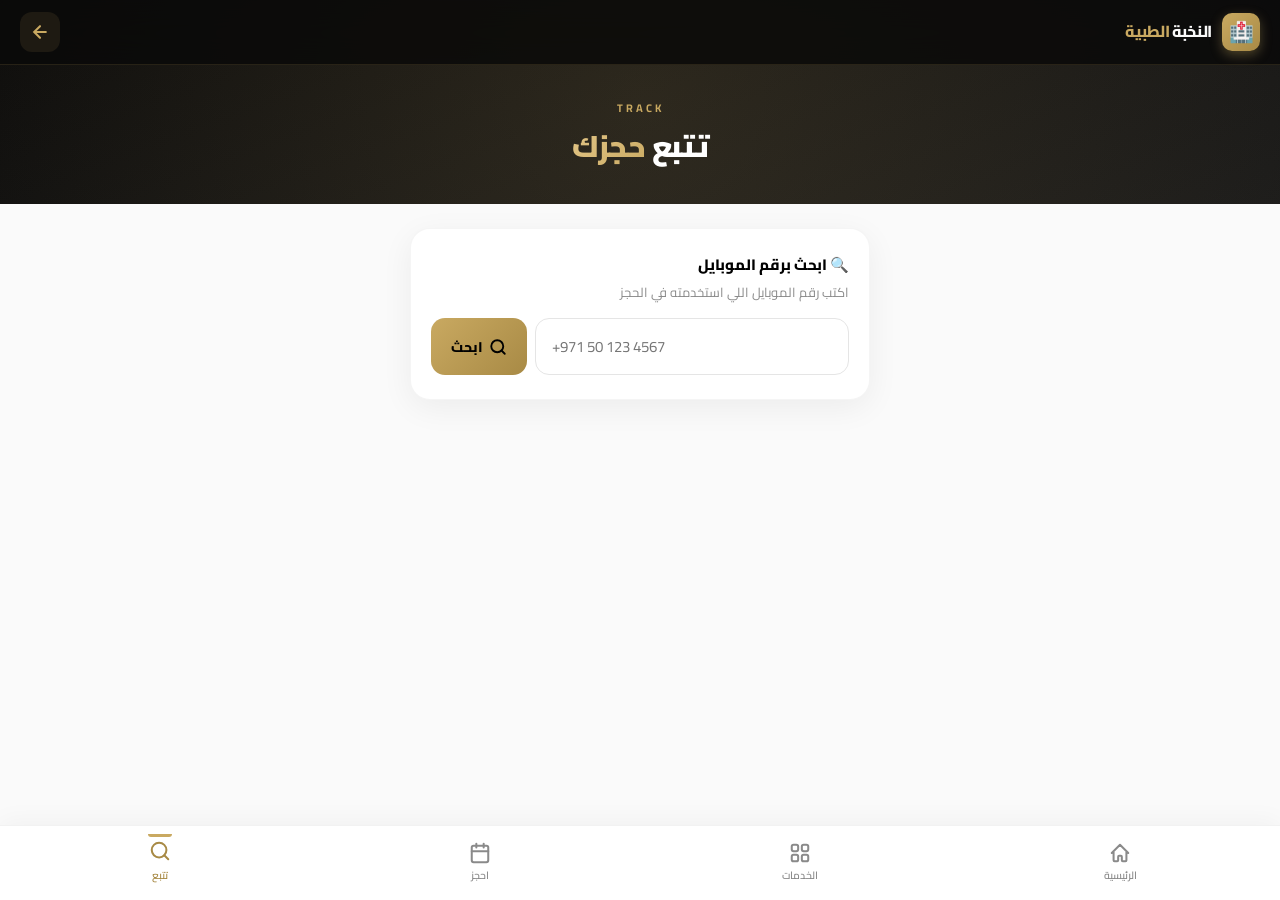
<file: track.html>
<!DOCTYPE html>
<html lang="ar" dir="rtl">
<head>
  <meta charset="UTF-8">
  <meta name="viewport" content="width=device-width, initial-scale=1.0, viewport-fit=cover">
  <meta name="theme-color" content="#0A0A0A">
  <title>تتبع الحجز — النخبة الطبية</title>
  <link rel="manifest" href="/manifest.json">
  <link rel="apple-touch-icon" href="/icons/icon-192.png">
  <link href="https://fonts.googleapis.com/css2?family=Cairo:wght@400;600;700;800;900&display=swap" rel="stylesheet">
  <link rel="stylesheet" href="/css/app.css">
  <style>
    .page-hero {
      background: linear-gradient(160deg, #0A0A0A, #1A1A1A);
      padding: calc(var(--safe-top) + 100px) 20px 40px;
      text-align: center;
      position: relative; overflow: hidden;
    }
    .page-hero::before {
      content: ''; position: absolute; inset: -50%;
      background: radial-gradient(circle, rgba(201,169,97,0.15), transparent 60%);
    }
    .page-hero-content { position: relative; z-index: 1; }
    .page-hero-tag {
      font-size: 11px; font-weight: 700; color: var(--gold);
      letter-spacing: 3px; margin-bottom: 10px;
    }
    .page-hero-title {
      color: #fff; font-size: 1.875rem; font-weight: 900;
      line-height: 1.2;
    }
    .page-hero-title span {
      background: linear-gradient(135deg, var(--gold-light), var(--gold));
      -webkit-background-clip: text; -webkit-text-fill-color: transparent;
    }
    .track-wrapper {
      padding: 24px 20px 120px;
      max-width: 500px;
      margin: 0 auto;
    }
    .search-card {
      background: #fff;
      border-radius: 20px;
      padding: 24px 20px;
      box-shadow: 0 8px 32px rgba(0,0,0,0.06);
      border: 1px solid rgba(0,0,0,0.04);
      margin-bottom: 20px;
    }
    .search-card-title {
      font-size: 15px; font-weight: 800; color: #000;
      margin-bottom: 6px;
    }
    .search-card-desc {
      font-size: 13px; color: var(--gray);
      margin-bottom: 16px; line-height: 1.5;
    }
    .search-input-wrap {
      display: flex; gap: 8px;
    }
    .search-input-wrap input {
      flex: 1; padding: 13px 16px;
      border: 1.5px solid var(--gray-light);
      border-radius: 14px;
      font-family: inherit; font-size: 15px;
    }
    .search-input-wrap input:focus {
      outline: none; border-color: var(--gold);
      box-shadow: 0 0 0 4px rgba(201,169,97,0.12);
    }
    .search-btn {
      padding: 0 20px;
      background: linear-gradient(135deg, var(--gold), var(--gold-dark));
      color: #000; border: none;
      border-radius: 14px;
      font-family: inherit;
      font-weight: 800; font-size: 14px;
      cursor: pointer; transition: all .2s;
      display: flex; align-items: center; gap: 6px;
    }
    .search-btn:active { transform: scale(0.96); }
    .search-btn:disabled { opacity: 0.6; }
    .appt-card {
      background: #fff;
      border-radius: 20px;
      padding: 20px;
      box-shadow: 0 4px 16px rgba(0,0,0,0.06);
      border: 1px solid rgba(0,0,0,0.04);
      margin-bottom: 12px;
      position: relative;
      overflow: hidden;
    }
    .appt-card::before {
      content: '';
      position: absolute;
      top: 0; right: 0;
      width: 4px; height: 100%;
      background: linear-gradient(180deg, var(--gold), var(--gold-dark));
    }
    .appt-header {
      display: flex; align-items: center; justify-content: space-between;
      margin-bottom: 12px;
    }
    .appt-id {
      font-size: 12px; font-weight: 700;
      color: var(--gray);
    }
    .appt-status {
      padding: 4px 12px;
      border-radius: 999px;
      font-size: 11px; font-weight: 700;
    }
    .appt-clinic {
      font-size: 16px; font-weight: 800;
      color: #000; margin-bottom: 4px;
    }
    .appt-service {
      font-size: 13px; color: var(--gold-dark);
      font-weight: 700; margin-bottom: 14px;
    }
    .appt-details {
      display: flex; flex-direction: column; gap: 8px;
      padding-top: 12px;
      border-top: 1px solid var(--gray-light);
    }
    .appt-detail {
      display: flex; align-items: center; gap: 10px;
      font-size: 13px;
    }
    .appt-detail-icon {
      width: 26px; height: 26px;
      border-radius: 8px;
      background: var(--gray-lighter);
      display: flex; align-items: center; justify-content: center;
      font-size: 13px; flex-shrink: 0;
    }
    .appt-detail-text {
      color: #000; font-weight: 600;
    }
    .empty-search {
      text-align: center;
      padding: 40px 20px;
    }
    .empty-icon {
      font-size: 64px; margin-bottom: 16px;
      opacity: 0.5;
    }
    .empty-title {
      font-size: 1.125rem; font-weight: 800;
      margin-bottom: 8px;
    }
    .empty-text {
      color: var(--gray); font-size: 14px;
      line-height: 1.5;
    }
  </style>
</head>
<body>

  <header class="app-header dark">
    <a href="/" class="app-header-logo">
      <div class="app-header-logo-icon">🏥</div>
      <div class="app-header-title">النخبة <span>الطبية</span></div>
    </a>
    <button class="app-header-btn" onclick="goBack()" aria-label="رجوع">
      <svg width="20" height="20" viewBox="0 0 24 24" fill="none" stroke="currentColor" stroke-width="2.5" stroke-linecap="round">
        <path d="M19 12H5M12 19l-7-7 7-7"/>
      </svg>
    </button>
  </header>

  <section class="page-hero">
    <div class="page-hero-content">
      <div class="page-hero-tag">TRACK</div>
      <h1 class="page-hero-title">تتبع <span>حجزك</span></h1>
    </div>
  </section>

  <div class="track-wrapper">
    
    <div class="search-card">
      <div class="search-card-title">🔍 ابحث برقم الموبايل</div>
      <div class="search-card-desc">اكتب رقم الموبايل اللي استخدمته في الحجز</div>
      <div class="search-input-wrap">
        <input type="tel" id="phone-input" placeholder="+971 50 123 4567" dir="ltr">
        <button class="search-btn" id="search-btn" onclick="search()">
          <svg width="18" height="18" viewBox="0 0 24 24" fill="none" stroke="currentColor" stroke-width="2.5" stroke-linecap="round">
            <circle cx="11" cy="11" r="8"/>
            <path d="M21 21l-4.35-4.35"/>
          </svg>
          ابحث
        </button>
      </div>
    </div>

    <div id="results"></div>

  </div>

  <nav class="bottom-nav">
    <a href="/" class="nav-item">
      <svg viewBox="0 0 24 24" fill="none" stroke="currentColor" stroke-width="2.2" stroke-linecap="round" stroke-linejoin="round">
        <path d="M3 12l9-9 9 9M5 10v10a1 1 0 001 1h3a1 1 0 001-1v-4a1 1 0 011-1h2a1 1 0 011 1v4a1 1 0 001 1h3a1 1 0 001-1V10"/>
      </svg>
      <span>الرئيسية</span>
    </a>
    <a href="/services.html" class="nav-item">
      <svg viewBox="0 0 24 24" fill="none" stroke="currentColor" stroke-width="2.2" stroke-linecap="round" stroke-linejoin="round">
        <rect x="3" y="3" width="7" height="7" rx="2"/>
        <rect x="14" y="3" width="7" height="7" rx="2"/>
        <rect x="3" y="14" width="7" height="7" rx="2"/>
        <rect x="14" y="14" width="7" height="7" rx="2"/>
      </svg>
      <span>الخدمات</span>
    </a>
    <a href="/book.html" class="nav-item">
      <svg viewBox="0 0 24 24" fill="none" stroke="currentColor" stroke-width="2.2" stroke-linecap="round" stroke-linejoin="round">
        <rect x="3" y="4" width="18" height="18" rx="2"/>
        <line x1="16" y1="2" x2="16" y2="6"/>
        <line x1="8" y1="2" x2="8" y2="6"/>
        <line x1="3" y1="10" x2="21" y2="10"/>
      </svg>
      <span>احجز</span>
    </a>
    <a href="/track.html" class="nav-item active">
      <svg viewBox="0 0 24 24" fill="none" stroke="currentColor" stroke-width="2.2" stroke-linecap="round" stroke-linejoin="round">
        <circle cx="11" cy="11" r="8"/>
        <path d="M21 21l-4.35-4.35"/>
      </svg>
      <span>تتبع</span>
    </a>
  </nav>

  <script type="module">
    import { toast, haptic, loader, helpers } from '/js/ui.js';
    import '/js/app.js';

    // Check URL for phone param
    const urlParams = new URLSearchParams(window.location.search);
    const prePhone = urlParams.get('phone');
    if (prePhone) {
      document.getElementById('phone-input').value = prePhone;
      setTimeout(search, 500);
    }

    window.search = async function() {
      const phone = document.getElementById('phone-input').value.trim();
      const results = document.getElementById('results');

      if (!phone || phone.length < 8) {
        toast.error('اكتب رقم موبايل صحيح');
        haptic.error();
        return;
      }

      const btn = document.getElementById('search-btn');
      btn.disabled = true;
      loader.show();

      try {
        // Direct fetch to appointments API with phone filter
        const res = await fetch(`https://medical-app-api.gomanji-00.workers.dev/api/patient/appointments`, {
          headers: { 'Content-Type': 'application/json' }
        });

        // Since patient API needs auth, use a different approach
        // We'll query via a public endpoint - for now, use search by phone from all appointments
        const response = await fetch(`https://medical-app-api.gomanji-00.workers.dev/api/appointments/search?phone=${encodeURIComponent(phone)}`);
        
        let data;
        try {
          data = await response.json();
        } catch {
          data = { success: false };
        }

        loader.hide();
        btn.disabled = false;

        // If search endpoint doesn't exist, show helpful message
        if (!data.success) {
          // Fallback: show message
          results.innerHTML = `
            <div class="empty-search">
              <div class="empty-icon">🔍</div>
              <div class="empty-title">ميزة التتبع قريباً</div>
              <div class="empty-text">
                للاستفسار عن حجزك، تواصل مع العيادة مباشرة
              </div>
              <button class="btn btn-primary" style="margin-top:20px" onclick="location.href='/'">
                العودة للرئيسية
              </button>
            </div>
          `;
          return;
        }

        const appointments = data.data || [];
        
        if (!appointments.length) {
          results.innerHTML = `
            <div class="empty-search">
              <div class="empty-icon">📭</div>
              <div class="empty-title">لا توجد حجوزات</div>
              <div class="empty-text">لم نجد أي حجز بهذا الرقم</div>
              <button class="btn btn-primary" style="margin-top:20px" onclick="location.href='/book.html'">
                احجز الآن
              </button>
            </div>
          `;
          return;
        }

        renderResults(appointments);

      } catch (err) {
        loader.hide();
        btn.disabled = false;
        results.innerHTML = `
          <div class="empty-search">
            <div class="empty-icon">⚠️</div>
            <div class="empty-title">تعذّر البحث</div>
            <div class="empty-text">تحقق من اتصالك بالإنترنت</div>
          </div>
        `;
      }
    };

    function renderResults(appointments) {
      const results = document.getElementById('results');
      results.innerHTML = `
        <div style="margin-bottom:12px;font-size:13px;color:var(--gray);text-align:center;">
          وجدنا ${appointments.length} حجز
        </div>
      ` + appointments.map(a => `
        <div class="appt-card">
          <div class="appt-header">
            <span class="appt-id">رقم الحجز #${a.id}</span>
            <span class="appt-status badge ${helpers.getStatusBadge(a.status).class}">
              ${helpers.getStatusBadge(a.status).text}
            </span>
          </div>
          <div class="appt-clinic">${helpers.escape(a.clinic_name || 'العيادة')}</div>
          ${a.service_name ? `<div class="appt-service">${a.service_icon || ''} ${helpers.escape(a.service_name)}</div>` : ''}
          <div class="appt-details">
            <div class="appt-detail">
              <div class="appt-detail-icon">📅</div>
              <div class="appt-detail-text">${helpers.formatDate(a.appointment_date)} — ${a.appointment_time}</div>
            </div>
            <div class="appt-detail">
              <div class="appt-detail-icon">👤</div>
              <div class="appt-detail-text">${helpers.escape(a.customer_name)}</div>
            </div>
            <div class="appt-detail">
              <div class="appt-detail-icon">📞</div>
              <div class="appt-detail-text" dir="ltr">${helpers.escape(a.customer_phone)}</div>
            </div>
          </div>
        </div>
      `).join('');
    }
  </script>
</body>
</html>
</file>
<file: css/app.css>
/* ===================================
   النخبة الطبية — App Stylesheet v1.0
   =================================== */

/* ============ RESET ============ */
*, *::before, *::after {
  margin: 0;
  padding: 0;
  box-sizing: border-box;
  -webkit-tap-highlight-color: transparent;
}

/* ============ VARIABLES ============ */
:root {
  /* Colors */
  --gold: #C9A961;
  --gold-light: #E5C88A;
  --gold-dark: #A88A45;
  --gold-glow: rgba(201, 169, 97, 0.3);
  --black: #0A0A0A;
  --black-soft: #1A1A1A;
  --black-lighter: #2A2A2A;
  --white: #FAFAFA;
  --white-soft: #F5F5F5;
  --gray: #8A8A8A;
  --gray-light: #E5E5E5;
  --gray-lighter: #F0F0F0;
  --success: #22C55E;
  --warning: #F59E0B;
  --danger: #EF4444;
  --info: #3B82F6;

  /* Shadows */
  --shadow-sm: 0 2px 8px rgba(0, 0, 0, 0.06);
  --shadow-md: 0 8px 24px rgba(0, 0, 0, 0.1);
  --shadow-lg: 0 20px 40px rgba(0, 0, 0, 0.15);
  --shadow-gold: 0 8px 24px rgba(201, 169, 97, 0.3);

  /* Radius */
  --r-sm: 10px;
  --r-md: 14px;
  --r-lg: 20px;
  --r-xl: 28px;
  --r-full: 999px;

  /* Spacing */
  --sp-1: 4px;
  --sp-2: 8px;
  --sp-3: 12px;
  --sp-4: 16px;
  --sp-5: 20px;
  --sp-6: 24px;
  --sp-8: 32px;
  --sp-10: 40px;
  --sp-12: 48px;

  /* Typography */
  --font-ar: 'Cairo', 'Tajawal', system-ui, sans-serif;
  --font-en: 'Inter', system-ui, sans-serif;

  /* Transitions */
  --t-fast: 150ms ease;
  --t-base: 250ms ease;
  --t-slow: 400ms cubic-bezier(0.4, 0, 0.2, 1);

  /* Safe areas */
  --safe-top: env(safe-area-inset-top, 0px);
  --safe-bottom: env(safe-area-inset-bottom, 0px);
  --safe-right: env(safe-area-inset-right, 0px);
  --safe-left: env(safe-area-inset-left, 0px);
}

/* ============ BASE ============ */
html {
  font-size: 16px;
  -webkit-text-size-adjust: 100%;
  scroll-behavior: smooth;
}

body {
  font-family: var(--font-ar);
  background: var(--white);
  color: var(--black);
  line-height: 1.6;
  -webkit-font-smoothing: antialiased;
  -moz-osx-font-smoothing: grayscale;
  overflow-x: hidden;
  min-height: 100vh;
  min-height: 100dvh;
  padding-bottom: calc(76px + var(--safe-bottom));
  overscroll-behavior-y: none;
}

body.dark {
  background: var(--black);
  color: var(--white);
}

body.no-scroll {
  overflow: hidden;
  position: fixed;
  width: 100%;
}

/* ============ TYPOGRAPHY ============ */
h1, h2, h3, h4, h5, h6 {
  font-weight: 800;
  line-height: 1.25;
  letter-spacing: -0.02em;
}

h1 { font-size: 2.125rem; }
h2 { font-size: 1.625rem; }
h3 { font-size: 1.25rem; }
h4 { font-size: 1.125rem; }

p { line-height: 1.7; }

a {
  color: inherit;
  text-decoration: none;
  -webkit-tap-highlight-color: transparent;
}

button {
  font-family: inherit;
  border: none;
  background: none;
  cursor: pointer;
  -webkit-tap-highlight-color: transparent;
}

img {
  max-width: 100%;
  height: auto;
  display: block;
}

/* ============ UTILITIES ============ */
.container {
  width: 100%;
  max-width: 640px;
  margin: 0 auto;
  padding: 0 var(--sp-5);
}

.text-center { text-align: center; }
.text-gold { color: var(--gold); }
.text-gray { color: var(--gray); }
.hidden { display: none !important; }
.flex { display: flex; }
.flex-col { flex-direction: column; }
.items-center { align-items: center; }
.justify-between { justify-content: space-between; }
.justify-center { justify-content: center; }
.gap-2 { gap: var(--sp-2); }
.gap-3 { gap: var(--sp-3); }
.gap-4 { gap: var(--sp-4); }
.mt-4 { margin-top: var(--sp-4); }
.mb-4 { margin-bottom: var(--sp-4); }

/* ============ SPLASH SCREEN ============ */
.splash {
  position: fixed;
  inset: 0;
  z-index: 9999;
  background: linear-gradient(160deg, #0A0A0A 0%, #1A1A1A 50%, #0F0F0F 100%);
  display: flex;
  flex-direction: column;
  align-items: center;
  justify-content: center;
  transition: opacity 0.6s ease, visibility 0.6s ease;
}

.splash.hidden {
  opacity: 0;
  visibility: hidden;
  pointer-events: none;
}

.splash-logo {
  width: 100px;
  height: 100px;
  border-radius: 28px;
  background: linear-gradient(135deg, var(--gold), var(--gold-dark));
  display: flex;
  align-items: center;
  justify-content: center;
  font-size: 52px;
  box-shadow: 0 20px 60px rgba(201, 169, 97, 0.4),
              0 0 0 20px rgba(201, 169, 97, 0.05),
              0 0 0 40px rgba(201, 169, 97, 0.03);
  animation: splashPulse 2s ease-in-out infinite;
  margin-bottom: 24px;
}

@keyframes splashPulse {
  0%, 100% {
    transform: scale(1);
    box-shadow: 0 20px 60px rgba(201, 169, 97, 0.4),
                0 0 0 20px rgba(201, 169, 97, 0.05),
                0 0 0 40px rgba(201, 169, 97, 0.03);
  }
  50% {
    transform: scale(1.05);
    box-shadow: 0 24px 80px rgba(201, 169, 97, 0.6),
                0 0 0 24px rgba(201, 169, 97, 0.08),
                0 0 0 48px rgba(201, 169, 97, 0.04);
  }
}

.splash-title {
  color: var(--white);
  font-size: 24px;
  font-weight: 800;
  margin-bottom: 8px;
  animation: fadeInUp 0.8s ease 0.3s both;
}

.splash-title span { color: var(--gold); }

.splash-subtitle {
  color: rgba(255, 255, 255, 0.5);
  font-size: 13px;
  letter-spacing: 2px;
  text-transform: uppercase;
  font-weight: 500;
  animation: fadeInUp 0.8s ease 0.5s both;
}

.splash-loader {
  position: absolute;
  bottom: 80px;
  width: 40px;
  height: 40px;
  border: 2px solid rgba(201, 169, 97, 0.2);
  border-top-color: var(--gold);
  border-radius: 50%;
  animation: spin 0.8s linear infinite;
}

@keyframes spin {
  to { transform: rotate(360deg); }
}

/* ============ HEADER ============ */
.app-header {
  position: fixed;
  top: 0;
  right: 0;
  left: 0;
  z-index: 100;
  padding: calc(var(--safe-top) + 12px) var(--sp-5) 12px;
  background: rgba(255, 255, 255, 0.85);
  backdrop-filter: saturate(180%) blur(20px);
  -webkit-backdrop-filter: saturate(180%) blur(20px);
  border-bottom: 1px solid rgba(0, 0, 0, 0.04);
  display: flex;
  align-items: center;
  justify-content: space-between;
  transition: all var(--t-base);
}

.app-header.dark {
  background: rgba(10, 10, 10, 0.85);
  border-bottom-color: rgba(201, 169, 97, 0.15);
}

.app-header.hidden {
  transform: translateY(-100%);
}

.app-header-logo {
  display: flex;
  align-items: center;
  gap: 10px;
}

.app-header-logo-icon {
  width: 38px;
  height: 38px;
  border-radius: 10px;
  background: linear-gradient(135deg, var(--gold), var(--gold-dark));
  display: flex;
  align-items: center;
  justify-content: center;
  font-size: 20px;
  box-shadow: 0 4px 12px rgba(201, 169, 97, 0.35);
}

.app-header-title {
  font-size: 16px;
  font-weight: 800;
  color: var(--black);
  letter-spacing: -0.02em;
}

.app-header.dark .app-header-title { color: var(--white); }

.app-header-title span { color: var(--gold); }

.app-header-btn {
  width: 40px;
  height: 40px;
  border-radius: 12px;
  background: rgba(0, 0, 0, 0.04);
  display: flex;
  align-items: center;
  justify-content: center;
  color: var(--black);
  transition: all var(--t-fast);
}

.app-header.dark .app-header-btn {
  background: rgba(201, 169, 97, 0.1);
  color: var(--gold);
}

.app-header-btn:active {
  transform: scale(0.92);
  background: rgba(201, 169, 97, 0.2);
}

/* ============ BOTTOM NAV ============ */
.bottom-nav {
  position: fixed;
  bottom: 0;
  right: 0;
  left: 0;
  z-index: 100;
  background: rgba(255, 255, 255, 0.9);
  backdrop-filter: saturate(180%) blur(24px);
  -webkit-backdrop-filter: saturate(180%) blur(24px);
  border-top: 1px solid rgba(0, 0, 0, 0.05);
  display: grid;
  grid-template-columns: repeat(4, 1fr);
  padding: 8px 0 calc(8px + var(--safe-bottom));
  box-shadow: 0 -4px 24px rgba(0, 0, 0, 0.04);
}

.nav-item {
  display: flex;
  flex-direction: column;
  align-items: center;
  gap: 3px;
  padding: 8px 4px;
  color: var(--gray);
  font-size: 10.5px;
  font-weight: 600;
  transition: color var(--t-fast);
  position: relative;
  text-decoration: none;
}

.nav-item svg {
  width: 22px;
  height: 22px;
  transition: transform var(--t-fast);
}

.nav-item.active {
  color: var(--gold-dark);
}

.nav-item.active svg {
  transform: translateY(-2px);
}

.nav-item.active::before {
  content: '';
  position: absolute;
  top: 0;
  left: 50%;
  transform: translateX(-50%);
  width: 24px;
  height: 3px;
  background: var(--gold);
  border-radius: 0 0 4px 4px;
}

.nav-item:active svg {
  transform: scale(0.88);
}

/* ============ BUTTONS ============ */
.btn {
  display: inline-flex;
  align-items: center;
  justify-content: center;
  gap: 8px;
  padding: 14px 24px;
  border-radius: var(--r-md);
  font-family: inherit;
  font-size: 15px;
  font-weight: 700;
  cursor: pointer;
  transition: all var(--t-fast);
  border: none;
  text-decoration: none;
  user-select: none;
  white-space: nowrap;
  letter-spacing: -0.01em;
}

.btn:active {
  transform: scale(0.97);
}

.btn-primary {
  background: linear-gradient(135deg, var(--gold), var(--gold-dark));
  color: var(--black);
  box-shadow: 0 4px 16px rgba(201, 169, 97, 0.3);
}

.btn-primary:active {
  box-shadow: 0 2px 8px rgba(201, 169, 97, 0.4);
}

.btn-dark {
  background: linear-gradient(135deg, #1A1A1A, #0A0A0A);
  color: var(--white);
  box-shadow: 0 4px 16px rgba(0, 0, 0, 0.15);
}

.btn-outline {
  background: transparent;
  color: var(--black);
  border: 1.5px solid var(--gray-light);
}

.btn-outline:active {
  background: var(--gray-lighter);
}

.btn-ghost {
  background: rgba(0, 0, 0, 0.04);
  color: var(--black);
}

.btn-block {
  width: 100%;
}

.btn-lg {
  padding: 17px 32px;
  font-size: 16px;
  border-radius: var(--r-lg);
}

.btn-sm {
  padding: 10px 16px;
  font-size: 13px;
  border-radius: var(--r-sm);
}

.btn-icon {
  width: 44px;
  height: 44px;
  padding: 0;
  border-radius: var(--r-md);
}

/* ============ CARDS ============ */
.card {
  background: var(--white);
  border: 1px solid rgba(0, 0, 0, 0.06);
  border-radius: var(--r-lg);
  padding: var(--sp-5);
  box-shadow: var(--shadow-sm);
  transition: all var(--t-base);
}

.card-interactive:active {
  transform: scale(0.985);
  box-shadow: var(--shadow-md);
}

.card-gold {
  border: 1px solid rgba(201, 169, 97, 0.2);
  background: linear-gradient(135deg, #FFFFFF 0%, #FEFBF6 100%);
}

/* ============ SECTION ============ */
.section {
  padding: var(--sp-8) var(--sp-5);
}

.section-header {
  text-align: center;
  margin-bottom: var(--sp-6);
}

.section-tag {
  display: inline-block;
  font-size: 11px;
  font-weight: 700;
  color: var(--gold-dark);
  letter-spacing: 3px;
  text-transform: uppercase;
  margin-bottom: var(--sp-2);
}

.section-title {
  font-size: 1.5rem;
  font-weight: 800;
  color: var(--black);
  line-height: 1.3;
  letter-spacing: -0.02em;
}

.section-subtitle {
  color: var(--gray);
  font-size: 14px;
  margin-top: 6px;
}

/* ============ FORM ============ */
.form-group {
  margin-bottom: var(--sp-4);
}

.form-label {
  display: block;
  font-size: 13.5px;
  font-weight: 700;
  color: var(--black);
  margin-bottom: var(--sp-2);
  letter-spacing: -0.01em;
}

.form-label .required { color: var(--danger); }

.form-input,
.form-select,
.form-textarea {
  width: 100%;
  padding: 14px 16px;
  border: 1.5px solid var(--gray-light);
  border-radius: var(--r-md);
  background: var(--white);
  font-family: inherit;
  font-size: 15px;
  color: var(--black);
  transition: all var(--t-fast);
  -webkit-appearance: none;
  appearance: none;
}

.form-input::placeholder,
.form-textarea::placeholder {
  color: #B0B0B0;
}

.form-input:focus,
.form-select:focus,
.form-textarea:focus {
  outline: none;
  border-color: var(--gold);
  box-shadow: 0 0 0 4px rgba(201, 169, 97, 0.12);
}

.form-textarea {
  resize: vertical;
  min-height: 100px;
  line-height: 1.6;
}

.form-select {
  background-image: url("data:image/svg+xml,%3Csvg xmlns='http://www.w3.org/2000/svg' width='20' height='20' viewBox='0 0 24 24' fill='none' stroke='%23C9A961' stroke-width='2.5'%3E%3Cpolyline points='6 9 12 15 18 9'/%3E%3C/svg%3E");
  background-repeat: no-repeat;
  background-position: left 14px center;
  padding-left: 44px;
}

.form-hint {
  font-size: 12px;
  color: var(--gray);
  margin-top: 6px;
}

.form-error {
  font-size: 12px;
  color: var(--danger);
  margin-top: 6px;
  display: none;
}

.form-error.show { display: block; }

/* ============ BADGE ============ */
.badge {
  display: inline-flex;
  align-items: center;
  gap: 4px;
  padding: 4px 10px;
  border-radius: var(--r-full);
  font-size: 11px;
  font-weight: 700;
  letter-spacing: 0.01em;
}

.badge-gold {
  background: rgba(201, 169, 97, 0.15);
  color: var(--gold-dark);
}

.badge-success {
  background: rgba(34, 197, 94, 0.15);
  color: #15803D;
}

.badge-warning {
  background: rgba(245, 158, 11, 0.15);
  color: #B45309;
}

.badge-danger {
  background: rgba(239, 68, 68, 0.15);
  color: #B91C1C;
}

.badge-info {
  background: rgba(59, 130, 246, 0.15);
  color: #1D4ED8;
}

.badge-gray {
  background: rgba(138, 138, 138, 0.15);
  color: var(--gray);
}

/* ============ TOAST ============ */
.toast-container {
  position: fixed;
  top: calc(var(--safe-top) + 20px);
  right: 20px;
  left: 20px;
  z-index: 10000;
  display: flex;
  flex-direction: column;
  gap: 10px;
  pointer-events: none;
}

.toast {
  background: var(--black);
  color: var(--white);
  padding: 14px 18px;
  border-radius: var(--r-md);
  font-size: 14px;
  font-weight: 600;
  box-shadow: var(--shadow-lg);
  display: flex;
  align-items: center;
  gap: 10px;
  pointer-events: all;
  animation: toastIn 0.3s cubic-bezier(0.4, 0, 0.2, 1);
  border-right: 4px solid var(--gold);
  max-width: 500px;
  margin: 0 auto;
  width: 100%;
}

.toast-success { border-right-color: var(--success); }
.toast-error { border-right-color: var(--danger); }
.toast-warning { border-right-color: var(--warning); }
.toast-info { border-right-color: var(--info); }

.toast.hiding {
  animation: toastOut 0.3s cubic-bezier(0.4, 0, 0.2, 1) forwards;
}

.toast-icon {
  font-size: 18px;
  flex-shrink: 0;
}

.toast-message {
  flex: 1;
  line-height: 1.4;
}

@keyframes toastIn {
  from {
    opacity: 0;
    transform: translateY(-20px) scale(0.95);
  }
  to {
    opacity: 1;
    transform: translateY(0) scale(1);
  }
}

@keyframes toastOut {
  to {
    opacity: 0;
    transform: translateY(-20px) scale(0.95);
  }
}

/* ============ BOTTOM SHEET ============ */
.sheet-overlay {
  position: fixed;
  inset: 0;
  background: rgba(0, 0, 0, 0.5);
  z-index: 9000;
  opacity: 0;
  visibility: hidden;
  transition: all var(--t-base);
  backdrop-filter: blur(4px);
  -webkit-backdrop-filter: blur(4px);
}

.sheet-overlay.active {
  opacity: 1;
  visibility: visible;
}

.bottom-sheet {
  position: fixed;
  bottom: 0;
  right: 0;
  left: 0;
  z-index: 9001;
  background: var(--white);
  border-radius: var(--r-xl) var(--r-xl) 0 0;
  padding: var(--sp-3) var(--sp-5) calc(var(--sp-5) + var(--safe-bottom));
  transform: translateY(100%);
  transition: transform var(--t-slow);
  max-height: 85vh;
  overflow-y: auto;
  box-shadow: 0 -10px 40px rgba(0, 0, 0, 0.15);
}

.bottom-sheet.active {
  transform: translateY(0);
}

.sheet-handle {
  width: 40px;
  height: 4px;
  background: var(--gray-light);
  border-radius: var(--r-full);
  margin: 0 auto var(--sp-5);
}

.sheet-title {
  font-size: 1.25rem;
  font-weight: 800;
  margin-bottom: var(--sp-4);
  text-align: center;
  letter-spacing: -0.02em;
}

/* ============ LOADER ============ */
.loader-overlay {
  position: fixed;
  inset: 0;
  background: rgba(10, 10, 10, 0.7);
  backdrop-filter: blur(4px);
  -webkit-backdrop-filter: blur(4px);
  z-index: 9500;
  display: none;
  align-items: center;
  justify-content: center;
}

.loader-overlay.active {
  display: flex;
}

.spinner {
  width: 44px;
  height: 44px;
  border: 3px solid rgba(201, 169, 97, 0.2);
  border-top-color: var(--gold);
  border-radius: 50%;
  animation: spin 0.8s linear infinite;
}

/* ============ SKELETON ============ */
.skeleton {
  background: linear-gradient(90deg, #F0F0F0 0%, #E5E5E5 50%, #F0F0F0 100%);
  background-size: 200% 100%;
  border-radius: var(--r-sm);
  animation: shimmer 1.5s infinite;
}

@keyframes shimmer {
  0% { background-position: 200% 0; }
  100% { background-position: -200% 0; }
}

.skeleton-text {
  height: 14px;
  margin-bottom: 8px;
}

.skeleton-title {
  height: 24px;
  width: 60%;
  margin-bottom: 12px;
}

.skeleton-card {
  height: 120px;
  border-radius: var(--r-lg);
}

/* ============ ANIMATIONS ============ */
@keyframes fadeInUp {
  from {
    opacity: 0;
    transform: translateY(20px);
  }
  to {
    opacity: 1;
    transform: translateY(0);
  }
}

@keyframes fadeIn {
  from { opacity: 0; }
  to { opacity: 1; }
}

.fade-in {
  opacity: 0;
  transform: translateY(20px);
  transition: all 0.6s cubic-bezier(0.4, 0, 0.2, 1);
}

.fade-in.visible {
  opacity: 1;
  transform: translateY(0);
}

/* ============ DIVIDER ============ */
.divider {
  height: 1px;
  background: var(--gray-light);
  margin: var(--sp-5) 0;
  border: none;
}

.divider-text {
  display: flex;
  align-items: center;
  gap: var(--sp-3);
  color: var(--gray);
  font-size: 12px;
  font-weight: 600;
  margin: var(--sp-5) 0;
}

.divider-text::before,
.divider-text::after {
  content: '';
  flex: 1;
  height: 1px;
  background: var(--gray-light);
}

/* ============ EMPTY STATE ============ */
.empty-state {
  text-align: center;
  padding: var(--sp-10) var(--sp-5);
}

.empty-state-icon {
  font-size: 64px;
  margin-bottom: var(--sp-4);
  opacity: 0.6;
}

.empty-state-title {
  font-size: 1.125rem;
  font-weight: 800;
  margin-bottom: var(--sp-2);
  color: var(--black);
}

.empty-state-text {
  color: var(--gray);
  font-size: 14px;
  max-width: 300px;
  margin: 0 auto var(--sp-5);
  line-height: 1.6;
}

/* ============ RESPONSIVE ============ */
@media (min-width: 640px) {
  .container { padding: 0 var(--sp-6); }
  h1 { font-size: 2.5rem; }
  h2 { font-size: 1.875rem; }
  .section { padding: var(--sp-12) var(--sp-6); }
}

/* ============ REDUCED MOTION ============ */
@media (prefers-reduced-motion: reduce) {
  *, *::before, *::after {
    animation-duration: 0.01ms !important;
    animation-iteration-count: 1 !important;
    transition-duration: 0.01ms !important;
  }
}
</file>
